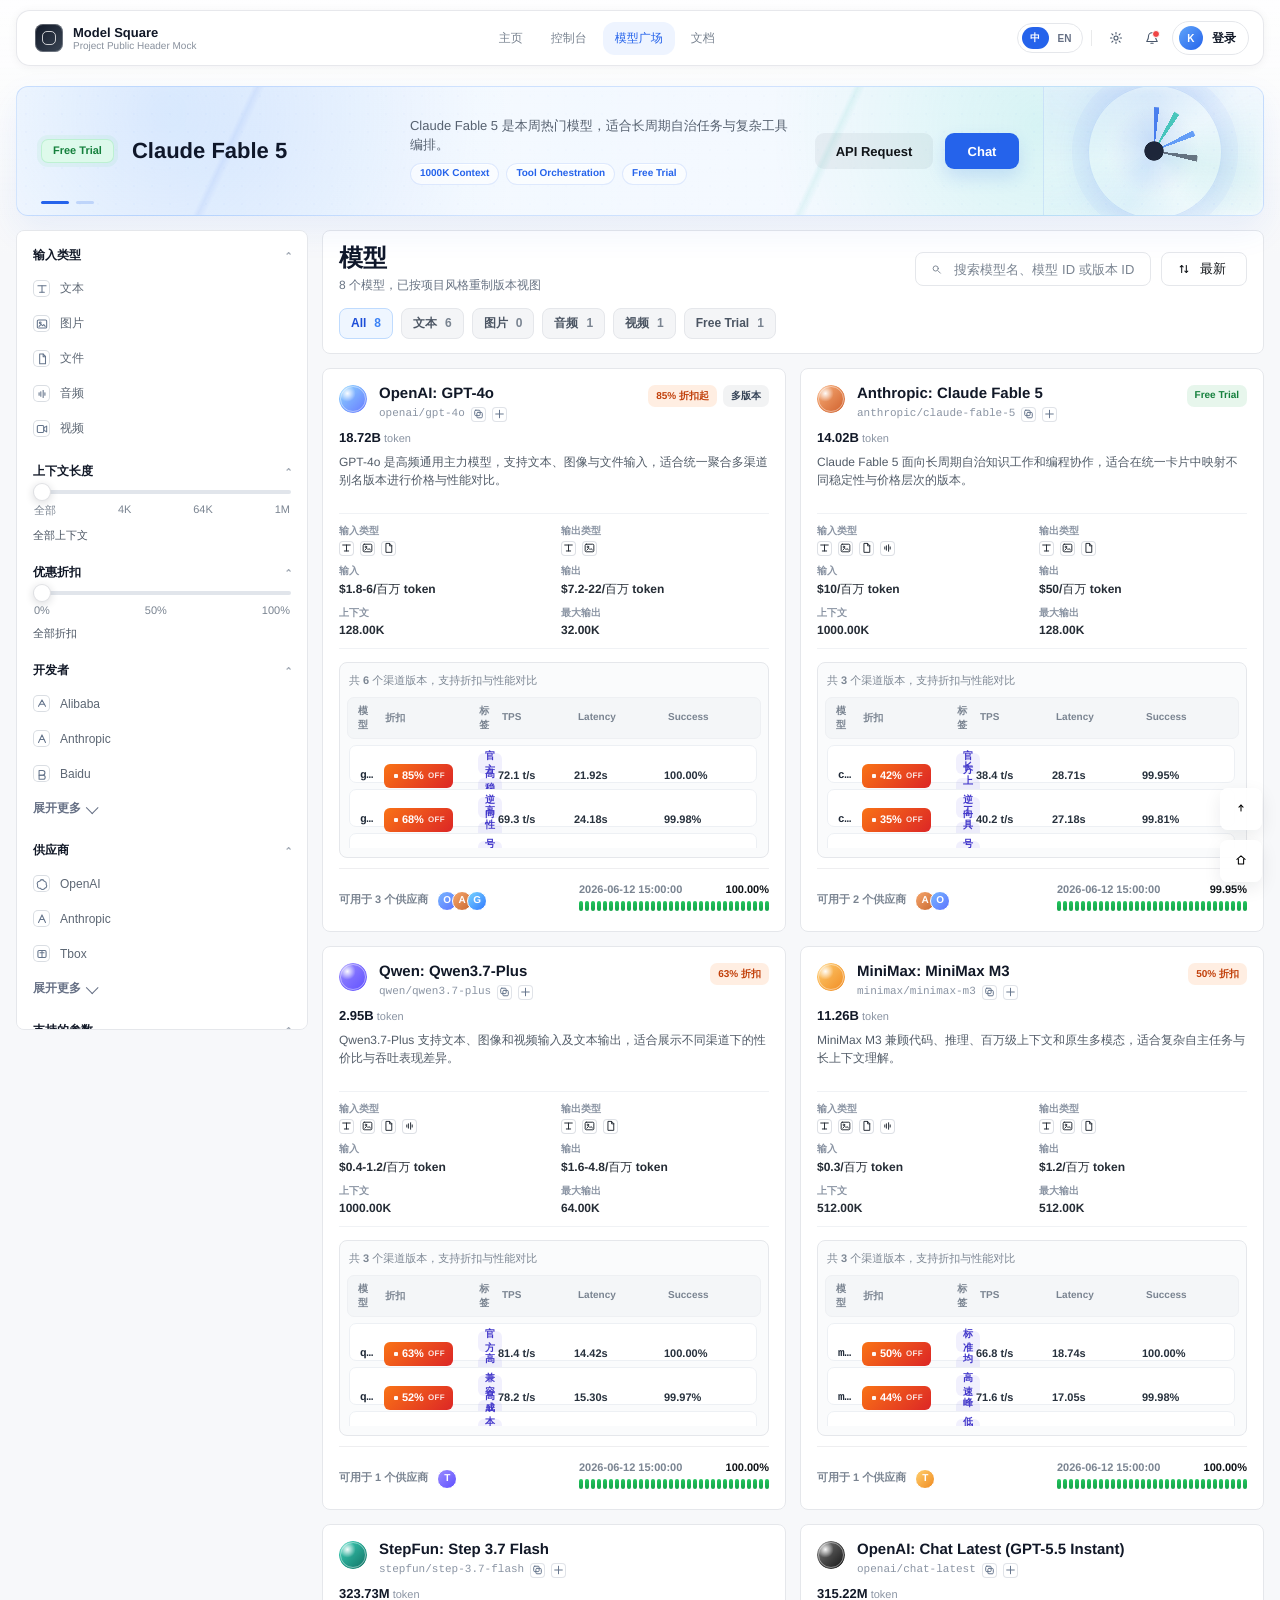
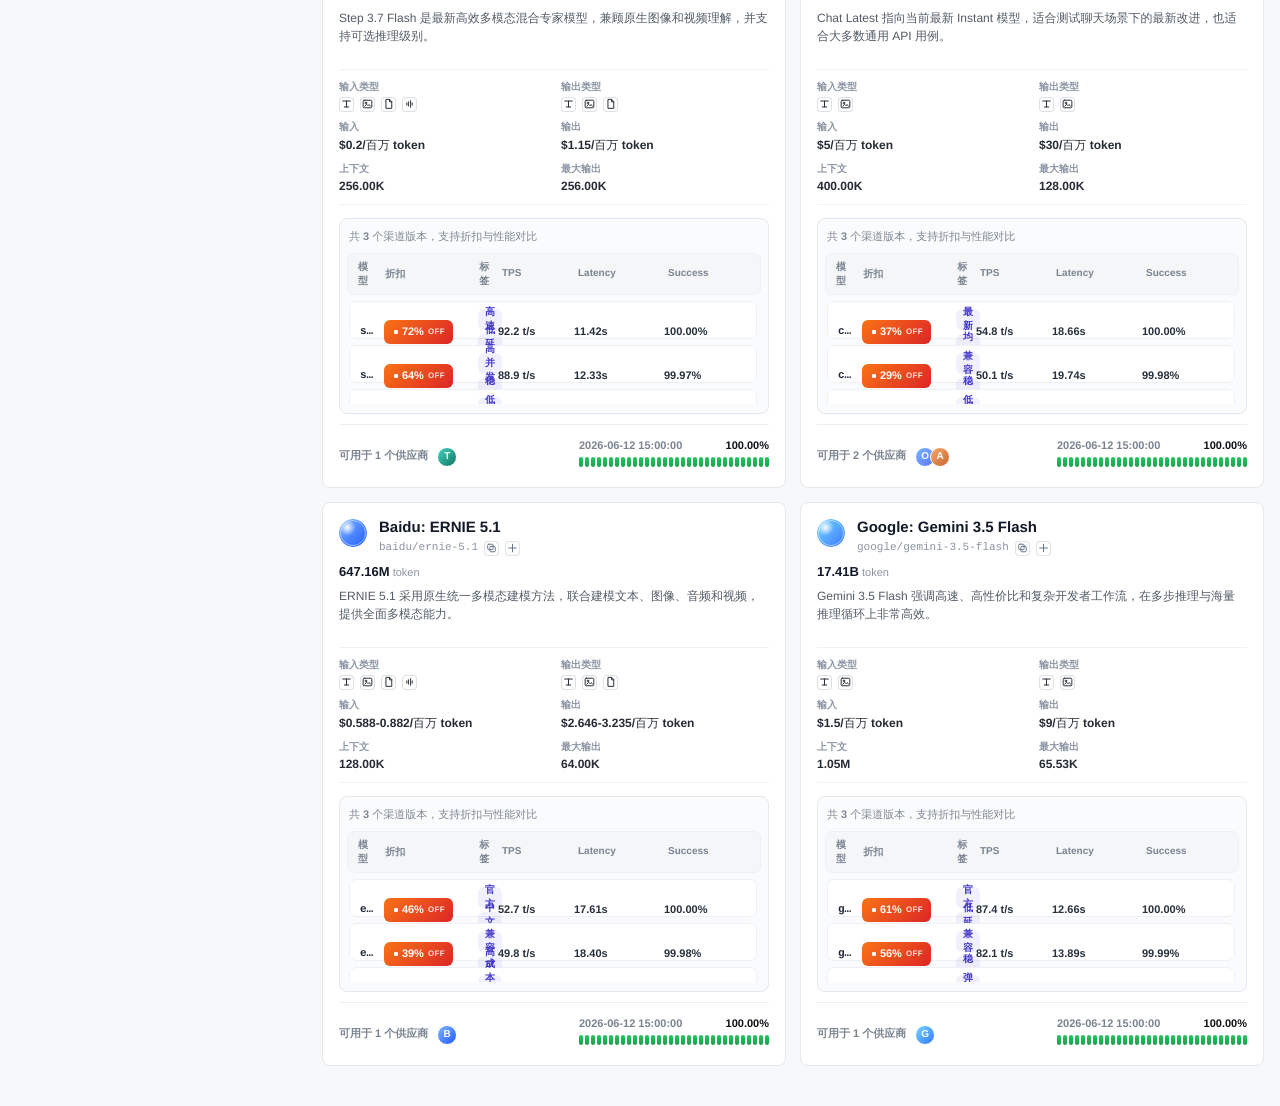
<file: index.html>
<!doctype html>
<html lang="zh-CN">
  <head>
    <meta charset="UTF-8" />
    <meta name="viewport" content="width=device-width, initial-scale=1.0" />
    <title>Model Square Mock</title>
    <style>
      :root {
        --bg: #f7f8fb;
        --panel: rgba(255, 255, 255, 0.8);
        --panel-strong: rgba(255, 255, 255, 0.94);
        --panel-soft: rgba(255, 255, 255, 0.64);
        --line: rgba(15, 23, 42, 0.09);
        --line-strong: rgba(15, 23, 42, 0.14);
        --text: #0f172a;
        --text-soft: #475569;
        --text-muted: #64748b;
        --chip: rgba(255, 255, 255, 0.75);
        --chip-active: rgba(15, 23, 42, 0.06);
        --primary: #111827;
        --primary-soft: rgba(15, 23, 42, 0.08);
        --accent: #4f46e5;
        --green: #16a34a;
        --shadow: 0 24px 64px rgba(15, 23, 42, 0.08);
        --shadow-soft: 0 12px 36px rgba(15, 23, 42, 0.06);
        --radius-xl: 28px;
        --radius-lg: 20px;
        --radius-md: 16px;
      }

      * {
        box-sizing: border-box;
      }

      html,
      body {
        margin: 0;
        min-height: 100%;
        background: var(--bg);
        color: var(--text);
        font-family:
          -apple-system, BlinkMacSystemFont, "Segoe UI", "PingFang SC",
          "Hiragino Sans GB", "Microsoft YaHei", sans-serif;
      }

      body {
        background:
          radial-gradient(
            ellipse 60% 50% at 18% 10%,
            rgba(95, 126, 255, 0.15) 0%,
            transparent 70%
          ),
          radial-gradient(
            ellipse 46% 36% at 84% 14%,
            rgba(76, 180, 231, 0.14) 0%,
            transparent 70%
          ),
          radial-gradient(
            ellipse 36% 32% at 52% 62%,
            rgba(139, 92, 246, 0.08) 0%,
            transparent 70%
          ),
          linear-gradient(180deg, #fbfcff 0%, #f7f8fb 45%, #f5f7fa 100%);
      }

      a {
        color: inherit;
        text-decoration: none;
      }

      button,
      input {
        font: inherit;
      }

      .page {
        position: relative;
        min-height: 100vh;
      }

      .page::before {
        content: "";
        position: fixed;
        inset: 0;
        pointer-events: none;
        background:
          linear-gradient(180deg, rgba(255, 255, 255, 0.35), transparent 28%),
          radial-gradient(
            circle at top,
            rgba(255, 255, 255, 0.55),
            transparent 36%
          );
      }

      .header-wrap {
        position: sticky;
        top: 0;
        z-index: 55;
        padding: 12px 16px;
      }

      .top-nav {
        pointer-events: auto;
        display: flex;
        align-items: center;
        justify-content: space-between;
        gap: 18px;
        max-width: 1320px;
        margin: 0 auto;
        min-height: 58px;
        padding: 10px 14px 10px 18px;
        border: 1px solid rgba(255, 255, 255, 0.7);
        border-radius: 24px;
        background: rgba(255, 255, 255, 0.62);
        box-shadow:
          0 2px 16px -6px rgba(0, 0, 0, 0.08),
          0 0 0 0.5px rgba(0, 0, 0, 0.02);
        backdrop-filter: blur(24px);
      }

      .brand {
        display: flex;
        align-items: center;
        gap: 10px;
        min-width: 0;
      }

      .brand-mark {
        position: relative;
        width: 30px;
        height: 30px;
        border-radius: 10px;
        background:
          radial-gradient(
            circle at 30% 30%,
            rgba(255, 255, 255, 0.9),
            transparent 34%
          ),
          linear-gradient(135deg, #0f172a, #334155 52%, #64748b);
        box-shadow: inset 0 0 0 1px rgba(255, 255, 255, 0.28);
      }

      .brand-mark::after {
        content: "";
        position: absolute;
        inset: 7px;
        border-radius: 8px;
        border: 1.6px solid rgba(255, 255, 255, 0.75);
      }

      .brand-copy {
        display: flex;
        flex-direction: column;
        gap: 1px;
      }

      .brand-copy strong {
        font-size: 14px;
        font-weight: 700;
        letter-spacing: -0.03em;
      }

      .brand-copy span {
        color: var(--text-muted);
        font-size: 11px;
      }

      .nav-links,
      .nav-tools {
        display: flex;
        align-items: center;
        gap: 4px;
      }

      .nav-links a {
        padding: 8px 12px;
        border-radius: 12px;
        color: var(--text-muted);
        font-size: 13px;
        font-weight: 500;
        transition:
          color 140ms ease,
          background 140ms ease;
      }

      .nav-links a:hover,
      .nav-links a.active {
        color: var(--text);
        background: rgba(15, 23, 42, 0.05);
      }

      .divider {
        width: 1px;
        height: 16px;
        margin: 0 4px;
        background: rgba(15, 23, 42, 0.09);
      }

      .icon-button {
        display: inline-flex;
        align-items: center;
        justify-content: center;
        width: 32px;
        height: 32px;
        border: 0;
        border-radius: 12px;
        background: transparent;
        color: #475569;
        cursor: pointer;
        transition:
          color 140ms ease,
          background 140ms ease;
      }

      .icon-button:hover {
        color: var(--text);
        background: rgba(15, 23, 42, 0.05);
      }

      .icon-button svg,
      .check-icon svg,
      .provider-icon svg,
      .mini-icon svg,
      .search-box svg,
      .sort-button svg,
      .floating-actions button svg,
      .tiny-square svg,
      .toggle-caret svg {
        width: 14px;
        height: 14px;
        stroke: currentColor;
        fill: none;
        stroke-width: 1.8;
        stroke-linecap: round;
        stroke-linejoin: round;
      }

      .login-button {
        min-width: 80px;
        height: 36px;
        padding: 0 16px;
        border: 0;
        border-radius: 12px;
        background: #0f172a;
        color: #fff;
        font-weight: 650;
        cursor: pointer;
      }

      .language-toggle {
        display: inline-flex;
        align-items: center;
        gap: 2px;
        height: 32px;
        padding: 0 4px;
        border: 1px solid rgba(15, 23, 42, 0.08);
        border-radius: 999px;
        background: rgba(255, 255, 255, 0.58);
      }

      .language-toggle span {
        display: inline-flex;
        align-items: center;
        justify-content: center;
        min-width: 28px;
        height: 24px;
        border-radius: 999px;
        color: var(--text-muted);
        font-size: 11px;
        font-weight: 700;
      }

      .language-toggle span.active {
        background: #0f172a;
        color: #fff;
      }

      .notification-button {
        position: relative;
      }

      .notification-button::after {
        content: "";
        position: absolute;
        right: 8px;
        top: 8px;
        width: 6px;
        height: 6px;
        border: 1.5px solid #fff;
        border-radius: 999px;
        background: #ef4444;
      }

      .user-entry {
        display: inline-flex;
        align-items: center;
        gap: 9px;
        height: 36px;
        padding: 0 12px 0 6px;
        border: 0;
        border-radius: 999px;
        background: #0f172a;
        color: #fff;
        cursor: pointer;
      }

      .user-avatar {
        display: inline-flex;
        align-items: center;
        justify-content: center;
        width: 26px;
        height: 26px;
        border-radius: 999px;
        background: linear-gradient(135deg, #93c5fd, #6366f1);
        color: #fff;
        font-size: 11px;
        font-weight: 800;
      }

      .user-entry span:last-child {
        font-size: 12px;
        font-weight: 740;
      }

      .shell {
        position: relative;
        z-index: 1;
        width: 100%;
        margin: 0 auto;
        padding: 18px 18px 48px;
      }

      .content-shell {
        display: grid;
        grid-template-columns: 312px minmax(0, 1fr);
        gap: 18px;
        align-items: start;
      }

      .sidebar {
        position: sticky;
        top: 90px;
        max-height: calc(100vh - 110px);
        overflow: auto;
        padding: 20px;
        border: 1px solid rgba(255, 255, 255, 0.76);
        border-radius: 28px;
        background: rgba(255, 255, 255, 0.62);
        box-shadow: var(--shadow-soft);
        backdrop-filter: blur(18px);
      }

      .sidebar::-webkit-scrollbar {
        width: 8px;
      }

      .sidebar::-webkit-scrollbar-thumb {
        border-radius: 999px;
        background: rgba(100, 116, 139, 0.3);
      }

      .filter-group + .filter-group {
        margin-top: 26px;
      }

      .filter-header {
        display: flex;
        align-items: center;
        justify-content: space-between;
        margin-bottom: 14px;
        color: var(--text);
        font-size: 14px;
        font-weight: 700;
      }

      .filter-header span:last-child {
        color: var(--text-muted);
        font-weight: 500;
      }

      .filter-list {
        display: grid;
        gap: 10px;
      }

      .check-item {
        display: flex;
        align-items: center;
        gap: 10px;
        width: 100%;
        min-height: 36px;
        padding: 0;
        border: 0;
        background: transparent;
        color: var(--text-soft);
        font-size: 14px;
        text-align: left;
        cursor: pointer;
        transition: color 120ms ease;
      }

      .check-item:hover {
        color: var(--text);
      }

      .check-item.active {
        color: var(--text);
        font-weight: 600;
      }

      .check-item.active .check-icon,
      .check-item.active .provider-icon {
        border-color: #0f172a;
        background: #0f172a;
        color: #fff;
      }

      .check-icon,
      .provider-icon {
        flex: 0 0 auto;
        display: inline-flex;
        align-items: center;
        justify-content: center;
        width: 18px;
        height: 18px;
        border: 1px solid rgba(100, 116, 139, 0.24);
        border-radius: 6px;
        background: rgba(255, 255, 255, 0.92);
        color: #64748b;
        font-size: 11px;
        font-weight: 700;
      }

      .range-track {
        margin-top: 8px;
      }

      .range-rail {
        position: relative;
        height: 4px;
        border-radius: 999px;
        background: rgba(148, 163, 184, 0.28);
        cursor: pointer;
      }

      .range-fill {
        position: absolute;
        left: 0;
        top: 0;
        width: 0;
        height: 100%;
        border-radius: inherit;
        background: linear-gradient(90deg, #0f172a, #475569);
      }

      .range-thumb {
        position: absolute;
        left: 0;
        top: 50%;
        width: 22px;
        height: 22px;
        border: 1px solid rgba(15, 23, 42, 0.12);
        border-radius: 999px;
        background: #fff;
        box-shadow: 0 8px 24px rgba(15, 23, 42, 0.12);
        transform: translateY(-50%);
        cursor: grab;
      }

      .range-labels {
        display: flex;
        justify-content: space-between;
        margin-top: 10px;
        padding: 0 1px;
        color: var(--text-muted);
        font-size: 13px;
      }

      .range-value {
        margin-top: 10px;
        color: var(--text-soft);
        font-size: 12px;
      }

      .expand-link {
        display: inline-flex;
        align-items: center;
        gap: 6px;
        width: fit-content;
        min-height: 30px;
        padding: 0;
        border: 0;
        background: transparent;
        color: #475569;
        font-size: 13px;
        font-weight: 600;
        cursor: pointer;
        appearance: none;
      }

      .expand-link::after {
        content: "";
        width: 8px;
        height: 8px;
        border-right: 1.5px solid currentColor;
        border-bottom: 1.5px solid currentColor;
        transform: rotate(45deg) translateY(-1px);
      }

      .expand-link.is-open::after {
        transform: rotate(-135deg) translate(-2px, -1px);
      }

      .filter-list.collapsed .expandable-item {
        display: none;
      }

      .filter-summary {
        margin-top: 18px;
        color: var(--text-muted);
        font-size: 12px;
        line-height: 1.55;
      }

      .main {
        min-width: 0;
      }

      .heading-panel {
        margin-bottom: 16px;
        padding: 18px 20px;
        border: 1px solid rgba(255, 255, 255, 0.76);
        border-radius: 26px;
        background: rgba(255, 255, 255, 0.62);
        box-shadow: var(--shadow-soft);
        backdrop-filter: blur(16px);
      }

      .heading-row {
        display: flex;
        align-items: center;
        justify-content: space-between;
        gap: 24px;
      }

      .page-title h2 {
        margin: 0;
        font-size: 30px;
        line-height: 1.06;
        letter-spacing: -0.05em;
      }

      .page-title p {
        margin: 6px 0 0;
        color: var(--text-soft);
        font-size: 14px;
      }

      .search-tools {
        display: flex;
        align-items: center;
        gap: 10px;
      }

      .search-box,
      .sort-button {
        border: 1px solid rgba(15, 23, 42, 0.08);
        background: rgba(255, 255, 255, 0.78);
        box-shadow: inset 0 0 0 1px rgba(255, 255, 255, 0.36);
      }

      .search-box {
        display: flex;
        align-items: center;
        gap: 10px;
        width: 236px;
        height: 38px;
        padding: 0 14px;
        border-radius: 14px;
        color: var(--text-muted);
      }

      .search-box input {
        width: 100%;
        border: 0;
        outline: none;
        background: transparent;
        color: var(--text);
      }

      .search-box input::placeholder {
        color: var(--text-muted);
      }

      .sort-button {
        display: inline-flex;
        align-items: center;
        gap: 9px;
        height: 38px;
        min-width: 86px;
        padding: 0 15px;
        border-radius: 14px;
        color: var(--text);
        cursor: pointer;
      }

      .chips {
        display: flex;
        flex-wrap: wrap;
        gap: 10px;
        margin-top: 16px;
      }

      .chip {
        display: inline-flex;
        align-items: center;
        gap: 8px;
        min-height: 36px;
        padding: 0 14px;
        border: 1px solid rgba(255, 255, 255, 0.8);
        border-radius: 999px;
        background: rgba(255, 255, 255, 0.7);
        color: var(--text-soft);
        font-size: 13px;
        font-weight: 600;
        cursor: pointer;
      }

      .chip.active {
        background: rgba(15, 23, 42, 0.08);
        color: var(--text);
      }

      .chip .count {
        color: var(--text-muted);
        font-size: 12px;
      }

      .model-stream {
        display: grid;
        grid-template-columns: minmax(0, 1fr) minmax(0, 1fr);
        gap: 18px;
      }

      .model-stream + .model-stream {
        margin-top: 18px;
      }

      .hero-card,
      .model-card {
        position: relative;
        min-width: 0;
        border: 1px solid rgba(255, 255, 255, 0.76);
        border-radius: 28px;
        background: linear-gradient(
          180deg,
          rgba(255, 255, 255, 0.9),
          rgba(255, 255, 255, 0.76)
        );
        box-shadow: var(--shadow-soft);
        backdrop-filter: blur(16px);
      }

      .hero-card {
        overflow: hidden;
        min-height: 340px;
      }

      .hero-inner {
        display: grid;
        grid-template-columns: minmax(0, 1.04fr) minmax(280px, 0.96fr);
        height: 100%;
      }

      .hero-copy-block {
        position: relative;
        padding: 30px;
        background:
          radial-gradient(
              circle at 16% 12%,
              rgba(15, 23, 42, 0.04) 0 1px,
              transparent 1px
            )
            0 0 / 10px 10px,
          linear-gradient(
            180deg,
            rgba(255, 255, 255, 0.94),
            rgba(248, 250, 252, 0.78)
          );
      }

      .promo-pill {
        display: inline-flex;
        align-items: center;
        height: 28px;
        padding: 0 11px;
        border-radius: 999px;
        background: rgba(22, 163, 74, 0.1);
        color: #15803d;
        font-size: 12px;
        font-weight: 700;
      }

      .hero-copy-block h3 {
        margin: 20px 0 12px;
        max-width: 320px;
        font-size: 30px;
        line-height: 1;
        letter-spacing: -0.06em;
      }

      .hero-copy-block p {
        max-width: 320px;
        margin: 0 0 18px;
        color: var(--text-soft);
        font-size: 14px;
        line-height: 1.55;
      }

      .hero-actions {
        display: flex;
        gap: 12px;
      }

      .cta-secondary,
      .cta-primary {
        display: inline-flex;
        align-items: center;
        justify-content: center;
        min-width: 118px;
        height: 38px;
        padding: 0 18px;
        border-radius: 12px;
        font-size: 14px;
        font-weight: 700;
      }

      .cta-secondary {
        background: rgba(15, 23, 42, 0.05);
        color: var(--text);
      }

      .cta-primary {
        min-width: 74px;
        background: #0f172a;
        color: #fff;
      }

      .hero-art {
        position: relative;
        min-height: 100%;
        background:
          radial-gradient(
            circle at 50% 50%,
            rgba(15, 23, 42, 0.96) 0 8.2%,
            transparent 9.2%
          ),
          radial-gradient(
            circle at 50% 16%,
            rgba(15, 23, 42, 0.54) 0 4%,
            transparent 4.9%
          ),
          radial-gradient(
            circle at 82% 36%,
            rgba(15, 23, 42, 0.44) 0 4%,
            transparent 4.9%
          ),
          radial-gradient(
            circle at 78% 72%,
            rgba(15, 23, 42, 0.44) 0 4%,
            transparent 4.9%
          ),
          radial-gradient(
            circle at 20% 70%,
            rgba(15, 23, 42, 0.44) 0 4%,
            transparent 4.9%
          ),
          radial-gradient(
            circle at 16% 34%,
            rgba(15, 23, 42, 0.44) 0 4%,
            transparent 4.9%
          ),
          linear-gradient(
            180deg,
            rgba(244, 247, 255, 0.98),
            rgba(255, 255, 255, 0.88)
          );
      }

      .hero-art::before,
      .hero-art::after {
        content: "";
        position: absolute;
        inset: 0;
        background-repeat: no-repeat;
      }

      .hero-art::before {
        background-image:
          linear-gradient(
            90deg,
            transparent 49%,
            rgba(15, 23, 42, 0.28) 50%,
            transparent 51%
          ),
          linear-gradient(
            180deg,
            transparent 49%,
            rgba(15, 23, 42, 0.28) 50%,
            transparent 51%
          ),
          linear-gradient(
            30deg,
            transparent 49%,
            rgba(15, 23, 42, 0.28) 50%,
            transparent 51%
          ),
          linear-gradient(
            60deg,
            transparent 49%,
            rgba(15, 23, 42, 0.28) 50%,
            transparent 51%
          ),
          linear-gradient(
            120deg,
            transparent 49%,
            rgba(15, 23, 42, 0.28) 50%,
            transparent 51%
          ),
          linear-gradient(
            150deg,
            transparent 49%,
            rgba(15, 23, 42, 0.28) 50%,
            transparent 51%
          );
        background-size:
          100% 5px,
          5px 100%,
          100% 5px,
          100% 5px,
          100% 5px,
          100% 5px;
        background-position: center center;
        filter: blur(1.2px);
      }

      .hero-art::after {
        inset: 50%;
        width: 144px;
        height: 144px;
        margin: -72px 0 0 -72px;
        border-radius: 999px;
        background:
          radial-gradient(circle at center, #0f172a 0 17%, transparent 18%),
          conic-gradient(
            from 0deg,
            rgba(15, 23, 42, 0.88) 0 8deg,
            transparent 8deg 32deg,
            rgba(15, 23, 42, 0.88) 32deg 40deg,
            transparent 40deg 62deg,
            rgba(15, 23, 42, 0.88) 62deg 70deg,
            transparent 70deg 94deg,
            rgba(15, 23, 42, 0.88) 94deg 102deg,
            transparent 102deg 125deg,
            rgba(15, 23, 42, 0.88) 125deg 133deg,
            transparent 133deg 156deg,
            rgba(15, 23, 42, 0.88) 156deg 164deg,
            transparent 164deg 186deg,
            rgba(15, 23, 42, 0.88) 186deg 194deg,
            transparent 194deg 218deg,
            rgba(15, 23, 42, 0.88) 218deg 226deg,
            transparent 226deg 249deg,
            rgba(15, 23, 42, 0.88) 249deg 257deg,
            transparent 257deg 280deg,
            rgba(15, 23, 42, 0.88) 280deg 288deg,
            transparent 288deg 311deg,
            rgba(15, 23, 42, 0.88) 311deg 319deg,
            transparent 319deg 343deg,
            rgba(15, 23, 42, 0.88) 343deg 351deg,
            transparent 351deg 360deg
          );
        filter: blur(2.6px);
        opacity: 0.96;
      }

      .hero-art .hero-orbit {
        position: absolute;
        inset: 0;
      }

      .hero-art .hero-orbit::before {
        content: "";
        position: absolute;
        left: 50%;
        top: 50%;
        width: 212px;
        height: 212px;
        margin: -106px 0 0 -106px;
        border: 1px solid rgba(15, 23, 42, 0.06);
        border-radius: 999px;
      }

      .model-card {
        display: flex;
        flex-direction: column;
        height: 586px;
        padding: 18px;
      }

      .featured-card {
        padding: 18px;
      }

      .card-top {
        display: flex;
        align-items: flex-start;
        justify-content: space-between;
        gap: 12px;
        margin-bottom: 8px;
      }

      .card-name {
        display: flex;
        align-items: flex-start;
        gap: 12px;
        min-width: 0;
      }

      .logo-orb {
        position: relative;
        width: 30px;
        height: 30px;
        border-radius: 999px;
        flex: 0 0 auto;
        overflow: hidden;
      }

      .logo-orb::before {
        content: "";
        position: absolute;
        inset: 0;
        border-radius: inherit;
        background:
          radial-gradient(
            circle at 30% 30%,
            rgba(255, 255, 255, 0.95),
            transparent 30%
          ),
          linear-gradient(135deg, var(--accent-a), var(--accent-b));
      }

      .logo-orb::after {
        content: "";
        position: absolute;
        inset: 1px;
        border-radius: inherit;
        border: 1px solid rgba(255, 255, 255, 0.45);
      }

      .name-block {
        min-width: 0;
      }

      .name-block h3 {
        margin: 0;
        overflow: hidden;
        text-overflow: ellipsis;
        white-space: nowrap;
        font-size: 17px;
        line-height: 1.2;
        letter-spacing: -0.03em;
      }

      .slug-row {
        display: flex;
        flex-wrap: wrap;
        align-items: center;
        gap: 8px;
        margin-top: 4px;
        color: var(--text-muted);
        font-size: 12px;
      }

      .slug-row code {
        overflow: hidden;
        text-overflow: ellipsis;
        white-space: nowrap;
      }

      .mini-icon {
        display: inline-flex;
        align-items: center;
        justify-content: center;
        width: 16px;
        height: 16px;
        border: 1px solid rgba(100, 116, 139, 0.2);
        border-radius: 5px;
        color: #64748b;
        background: rgba(255, 255, 255, 0.84);
      }

      .traffic {
        margin: 3px 0 10px;
        color: var(--text);
        font-size: 14px;
        font-weight: 700;
      }

      .traffic span {
        color: var(--text-muted);
        font-weight: 500;
      }

      .badge-stack {
        display: flex;
        flex-wrap: wrap;
        justify-content: flex-end;
        gap: 6px;
        margin-left: auto;
      }

      .status-badge {
        display: inline-flex;
        align-items: center;
        height: 24px;
        padding: 0 10px;
        border-radius: 999px;
        background: rgba(15, 23, 42, 0.05);
        color: #334155;
        font-size: 12px;
        font-weight: 700;
      }

      .status-badge.free {
        background: rgba(22, 163, 74, 0.1);
        color: #15803d;
      }

      .status-badge.discount {
        background: rgba(249, 115, 22, 0.12);
        color: #c2410c;
      }

      .status-badge.sunset {
        background: rgba(239, 68, 68, 0.1);
        color: #b91c1c;
      }

      .card-desc {
        min-height: 64px;
        margin: 0 0 12px;
        color: var(--text-soft);
        font-size: 14px;
        line-height: 1.6;
      }

      .featured-card .card-desc {
        min-height: 58px;
      }

      .meta-grid {
        display: grid;
        grid-template-columns: minmax(0, 1fr) minmax(0, 1fr);
        gap: 10px 16px;
        margin-bottom: 14px;
      }

      .meta-item {
        display: flex;
        flex-direction: column;
        gap: 4px;
      }

      .meta-item strong {
        color: var(--text-muted);
        font-size: 11px;
        font-weight: 700;
        letter-spacing: 0.02em;
        text-transform: uppercase;
      }

      .meta-item span {
        color: var(--text);
        font-size: 14px;
      }

      .input-tags {
        display: flex;
        align-items: center;
        gap: 6px;
      }

      .tiny-square {
        display: inline-flex;
        align-items: center;
        justify-content: center;
        width: 16px;
        height: 16px;
        border: 1px solid rgba(100, 116, 139, 0.22);
        border-radius: 5px;
        background: rgba(255, 255, 255, 0.9);
        color: #64748b;
      }

      .version-panel {
        position: relative;
        display: flex;
        flex-direction: column;
        margin-top: 6px;
        height: 238px;
        padding: 14px;
        border: 1px solid rgba(15, 23, 42, 0.07);
        border-radius: 20px;
        background: linear-gradient(
          180deg,
          rgba(248, 250, 252, 0.92),
          rgba(255, 255, 255, 0.82)
        );
      }

      .version-head {
        display: grid;
        grid-template-columns: minmax(0, 1fr) auto;
        gap: 12px;
        margin-bottom: 12px;
      }

      .version-head strong {
        display: block;
        font-size: 13px;
        font-weight: 700;
      }

      .version-head span {
        color: var(--text-muted);
        font-size: 12px;
      }

      .version-list {
        display: grid;
        gap: 8px;
        min-height: 0;
        overflow-y: auto;
        padding-right: 4px;
      }

      .version-list::-webkit-scrollbar {
        width: 6px;
      }

      .version-list::-webkit-scrollbar-thumb {
        border-radius: 999px;
        background: rgba(100, 116, 139, 0.24);
      }

      .version-columns {
        display: grid;
        grid-template-columns:
          minmax(0, 1.25fr) 92px minmax(0, 1fr) minmax(72px, 0.58fr)
          minmax(104px, 0.72fr) minmax(96px, 0.72fr);
        gap: 10px;
        align-items: center;
        padding: 0 12px 2px;
        color: var(--text-muted);
        font-size: 11px;
        font-weight: 700;
        letter-spacing: 0.04em;
        text-transform: uppercase;
      }

      .version-row {
        display: grid;
        grid-template-columns:
          minmax(0, 1.25fr) 92px minmax(0, 1fr) minmax(72px, 0.58fr)
          minmax(104px, 0.72fr) minmax(96px, 0.72fr);
        gap: 10px;
        align-items: center;
        padding: 10px 12px;
        border: 1px solid rgba(15, 23, 42, 0.06);
        border-radius: 16px;
        background: rgba(255, 255, 255, 0.9);
      }

      .version-id {
        min-width: 0;
      }

      .version-id code {
        display: block;
        overflow: hidden;
        color: #0f172a;
        text-overflow: ellipsis;
        white-space: nowrap;
        font-size: 12px;
        font-weight: 700;
      }

      .version-discount {
        position: relative;
        display: inline-flex;
        align-items: center;
        justify-content: center;
        min-height: 28px;
        width: fit-content;
        padding: 0 10px 0 20px;
        border-radius: 999px;
        background:
          radial-gradient(
            circle at 12px 50%,
            rgba(255, 255, 255, 0.95) 0 2px,
            transparent 2.5px
          ),
          linear-gradient(135deg, #f97316, #dc2626);
        color: #fff;
        font-size: 12px;
        font-weight: 800;
        box-shadow:
          0 8px 18px rgba(220, 38, 38, 0.18),
          inset 0 0 0 1px rgba(255, 255, 255, 0.24);
      }

      .version-discount::after {
        content: "OFF";
        margin-left: 4px;
        font-size: 9px;
        font-weight: 800;
        letter-spacing: 0.04em;
        opacity: 0.86;
      }

      .version-tags {
        display: flex;
        flex-wrap: wrap;
        gap: 6px;
      }

      .version-tag {
        display: inline-flex;
        align-items: center;
        height: 24px;
        padding: 0 8px;
        border-radius: 999px;
        background: rgba(79, 70, 229, 0.08);
        color: #4338ca;
        font-size: 11px;
        font-weight: 700;
      }

      .metric-cell {
        display: flex;
        flex-direction: column;
        align-items: flex-start;
        gap: 3px;
        padding: 8px 10px;
        border-radius: 12px;
        background: rgba(248, 250, 252, 0.92);
      }

      .metric-cell strong {
        color: var(--text);
        font-size: 12px;
        font-weight: 700;
      }

      .card-footer {
        display: flex;
        align-items: flex-end;
        justify-content: space-between;
        gap: 14px;
        margin-top: auto;
        padding-top: 12px;
        border-top: 1px solid rgba(15, 23, 42, 0.07);
      }

      .footer-left {
        display: flex;
        align-items: center;
        gap: 9px;
        min-width: 0;
        color: var(--text-muted);
        font-size: 12px;
        font-weight: 600;
      }

      .provider-avatars {
        display: flex;
        align-items: center;
      }

      .provider-avatar {
        display: inline-flex;
        align-items: center;
        justify-content: center;
        width: 20px;
        height: 20px;
        margin-left: -5px;
        border: 1.5px solid #fff;
        border-radius: 999px;
        background: linear-gradient(135deg, var(--avatar-a), var(--avatar-b));
        color: #fff;
        font-size: 10px;
        font-weight: 800;
        line-height: 1;
      }

      .provider-avatar:first-child {
        margin-left: 0;
      }

      .footer-right {
        display: grid;
        gap: 5px;
        min-width: 174px;
      }

      .uptime-header {
        display: flex;
        align-items: center;
        justify-content: space-between;
        gap: 10px;
        color: var(--text-muted);
        font-size: 11px;
        font-weight: 560;
        line-height: 1;
      }

      .uptime-header strong {
        color: var(--text);
        font-size: 11px;
        font-weight: 760;
      }

      .uptime-graph {
        display: grid;
        grid-template-columns: repeat(32, 1fr);
        gap: 2px;
        height: 12px;
        overflow: hidden;
      }

      .uptime-bar {
        min-width: 3px;
        height: 12px;
        border-radius: 2px;
        background: #e8ecf2;
      }

      .uptime-bar.active {
        background: linear-gradient(180deg, #22c55e, #16a34a);
      }

      .floating-actions {
        position: fixed;
        right: 18px;
        bottom: 18px;
        z-index: 40;
        display: flex;
        flex-direction: column;
        gap: 10px;
      }

      .floating-actions button {
        width: 42px;
        height: 42px;
        border: 1px solid rgba(255, 255, 255, 0.76);
        border-radius: 14px;
        background: rgba(255, 255, 255, 0.9);
        box-shadow: var(--shadow-soft);
        cursor: pointer;
      }

      .sr-only {
        position: absolute;
        width: 1px;
        height: 1px;
        padding: 0;
        margin: -1px;
        overflow: hidden;
        clip: rect(0, 0, 0, 0);
        white-space: nowrap;
        border: 0;
      }

      /* Visual refinement layer: flatter hierarchy, tighter density, smoother state changes. */
      :root {
        --bg: #f7f8fa;
        --panel: #ffffff;
        --panel-strong: #ffffff;
        --panel-soft: #f8fafc;
        --line: #e5e7eb;
        --line-strong: #d9dee7;
        --text: #101418;
        --text-soft: #4b5563;
        --text-muted: #7a8491;
        --chip: #f4f5f7;
        --chip-active: #111827;
        --accent: #2563eb;
        --shadow: 0 8px 24px rgba(16, 24, 40, 0.06);
        --shadow-soft: 0 2px 10px rgba(16, 24, 40, 0.045);
      }

      html {
        scroll-behavior: smooth;
      }

      body {
        background: linear-gradient(
          180deg,
          #fbfcfd 0%,
          #f7f8fa 260px,
          #f7f8fa 100%
        );
      }

      .page::before {
        background: linear-gradient(
          180deg,
          rgba(255, 255, 255, 0.72),
          rgba(255, 255, 255, 0) 220px
        );
      }

      .header-wrap {
        padding: 10px 16px;
      }

      .top-nav {
        min-height: 54px;
        max-width: none;
        border-color: rgba(229, 231, 235, 0.92);
        border-radius: 14px;
        background: rgba(255, 255, 255, 0.96);
        box-shadow: 0 1px 10px rgba(16, 24, 40, 0.05);
      }

      .brand-mark {
        width: 28px;
        height: 28px;
        border-radius: 8px;
        background: linear-gradient(135deg, #111827, #3b4655);
      }

      .brand-mark::after {
        inset: 7px;
        border-radius: 5px;
      }

      .brand-copy strong,
      .name-block h3,
      .hero-copy-block h3,
      .page-title h2 {
        letter-spacing: 0;
      }

      .nav-links a,
      .icon-button,
      .login-button,
      .sort-button,
      .chip,
      .check-item,
      .expand-link,
      .version-row,
      .model-card,
      .hero-card {
        transition:
          background-color 180ms ease,
          border-color 180ms ease,
          box-shadow 180ms ease,
          color 180ms ease,
          transform 180ms ease,
          opacity 180ms ease;
      }

      .shell {
        padding: 10px 16px 40px;
      }

      .content-shell {
        grid-template-columns: 292px minmax(0, 1fr);
        gap: 14px;
      }

      .sidebar,
      .heading-panel,
      .hero-card,
      .model-card {
        border: 1px solid var(--line);
        border-radius: 8px;
        background: #fff;
        box-shadow: none;
        backdrop-filter: none;
      }

      .sidebar {
        top: 84px;
        max-height: calc(100vh - 100px);
        padding: 16px;
      }

      .filter-group + .filter-group {
        margin-top: 22px;
      }

      .filter-header {
        margin-bottom: 10px;
        font-size: 13px;
      }

      .filter-list {
        gap: 8px;
      }

      .check-item {
        min-height: 30px;
        color: #5c6673;
        font-size: 13px;
      }

      .check-icon,
      .provider-icon {
        width: 17px;
        height: 17px;
        border-radius: 5px;
      }

      .range-thumb {
        width: 18px;
        height: 18px;
        box-shadow: 0 2px 8px rgba(16, 24, 40, 0.16);
      }

      .heading-panel {
        margin-bottom: 14px;
        padding: 14px 16px;
      }

      .page-title h2 {
        font-size: 25px;
        line-height: 1.15;
      }

      .page-title p {
        margin-top: 4px;
        font-size: 13px;
      }

      .search-box,
      .sort-button {
        height: 34px;
        border-color: var(--line);
        border-radius: 8px;
        background: #fff;
        box-shadow: none;
      }

      .sort-button:hover,
      .search-box:focus-within {
        border-color: #c8ced8;
        box-shadow: 0 0 0 3px rgba(37, 99, 235, 0.08);
      }

      .chips {
        gap: 8px;
        margin-top: 14px;
      }

      .chip {
        min-height: 31px;
        padding: 0 11px;
        border-color: var(--line);
        border-radius: 8px;
        background: var(--chip);
        font-size: 12px;
      }

      .chip.active {
        border-color: #111827;
        background: var(--chip-active);
        color: #fff;
      }

      .chip.active .count {
        color: rgba(255, 255, 255, 0.72);
      }

      .model-stream {
        gap: 14px;
      }

      .model-stream + .model-stream {
        margin-top: 14px;
      }

      .hero-card,
      .model-card {
        overflow: hidden;
      }

      .model-card {
        height: 560px;
        padding: 16px;
      }

      .model-card:hover,
      .hero-card:hover {
        border-color: #d1d7e0;
        box-shadow: 0 10px 28px rgba(16, 24, 40, 0.07);
        transform: translateY(-1px);
      }

      .hero-card {
        min-height: 320px;
      }

      .hero-copy-block {
        padding: 26px;
        background: #fff;
      }

      .hero-copy-block h3 {
        font-size: 28px;
      }

      .hero-art {
        background:
          radial-gradient(
            circle at 50% 50%,
            rgba(17, 24, 39, 0.92) 0 8.2%,
            transparent 9.2%
          ),
          linear-gradient(180deg, #f7f8fa, #fff);
      }

      .card-top {
        margin-bottom: 6px;
      }

      .logo-orb {
        width: 28px;
        height: 28px;
      }

      .name-block h3 {
        font-size: 16px;
      }

      .slug-row {
        margin-top: 3px;
        gap: 6px;
        font-size: 12px;
      }

      .mini-icon,
      .tiny-square {
        width: 15px;
        height: 15px;
        border-radius: 4px;
      }

      .traffic {
        margin: 2px 0 8px;
        font-size: 13px;
      }

      .status-badge {
        height: 22px;
        padding: 0 8px;
        border-radius: 7px;
        font-size: 11px;
      }

      .card-desc {
        min-height: 52px;
        margin-bottom: 10px;
        color: #525c68;
        font-size: 13px;
        line-height: 1.5;
      }

      .featured-card .card-desc {
        min-height: 52px;
      }

      .meta-grid {
        gap: 8px 14px;
        margin-bottom: 11px;
      }

      .meta-item {
        gap: 3px;
      }

      .meta-item strong {
        color: #8a94a3;
        font-size: 10px;
        letter-spacing: 0;
      }

      .meta-item span {
        font-size: 13px;
      }

      .version-panel {
        height: 218px;
        margin-top: 4px;
        padding: 10px;
        border-color: var(--line);
        border-radius: 8px;
        background: #fafbfc;
      }

      .version-head {
        margin-bottom: 8px;
      }

      .version-head span {
        color: #7d8794;
        font-size: 11px;
      }

      .version-columns {
        position: sticky;
        top: 0;
        z-index: 2;
        grid-template-columns:
          minmax(0, 1.18fr) 86px minmax(0, 0.9fr) minmax(68px, 0.56fr)
          minmax(82px, 0.58fr) minmax(82px, 0.58fr);
        gap: 8px;
        margin: 0 -2px 6px;
        padding: 6px 10px;
        border: 1px solid #eef0f3;
        border-radius: 7px;
        background: #f4f6f8;
        font-size: 10px;
        letter-spacing: 0;
      }

      .version-list {
        gap: 6px;
        padding-right: 2px;
      }

      .version-row {
        grid-template-columns:
          minmax(0, 1.18fr) 86px minmax(0, 0.9fr) minmax(68px, 0.56fr)
          minmax(82px, 0.58fr) minmax(82px, 0.58fr);
        gap: 8px;
        min-height: 38px;
        padding: 7px 10px;
        border-color: #edf0f4;
        border-radius: 7px;
        background: #fff;
      }

      .version-row:hover {
        border-color: #dbe2ea;
        background: #fbfcfd;
      }

      .version-id code,
      .metric-cell strong {
        font-size: 11px;
      }

      .version-discount {
        min-height: 24px;
        padding: 0 8px 0 18px;
        border-radius: 6px;
        font-size: 11px;
        box-shadow: none;
      }

      .version-discount::after {
        font-size: 8px;
      }

      .version-tags {
        gap: 4px;
      }

      .version-tag {
        height: 21px;
        padding: 0 7px;
        border-radius: 6px;
        font-size: 10px;
      }

      .metric-cell {
        justify-content: center;
        min-height: 24px;
        padding: 0;
        border-radius: 0;
        background: transparent;
      }

      .floating-actions button {
        border-radius: 8px;
        box-shadow: 0 6px 18px rgba(16, 24, 40, 0.08);
      }

      .sidebar,
      .heading-panel,
      .hero-card,
      .model-card {
        animation: none;
      }

      /* Polish pass: typography hierarchy, flatter card sections, transparent scrollbars. */
      :root {
        --font-sans:
          "Inter", "SF Pro Text", "PingFang SC", "Microsoft YaHei", sans-serif;
        --font-mono:
          "SFMono-Regular", "JetBrains Mono", "Cascadia Code", monospace;
        --fs-hero: 28px;
        --fs-page-title: 24px;
        --fs-card-title: 15px;
        --fs-body: 13px;
        --fs-caption: 12px;
        --fs-micro: 10px;
        --fw-title: 740;
        --fw-label: 700;
        --fw-body: 450;
        --fw-value: 660;
      }

      body {
        font-family: var(--font-sans);
        font-size: var(--fs-body);
        font-weight: var(--fw-body);
        text-rendering: geometricPrecision;
        -webkit-font-smoothing: antialiased;
      }

      code {
        font-family: var(--font-mono);
      }

      .brand-copy strong {
        color: #111827;
        font-size: 13px;
        font-weight: 760;
      }

      .brand-copy span {
        color: #89919d;
        font-size: 10px;
        font-weight: 500;
      }

      .nav-links a {
        font-size: 12px;
        font-weight: 560;
      }

      .login-button {
        height: 34px;
        border-radius: 9px;
        font-size: 12px;
        font-weight: 700;
      }

      .language-toggle {
        height: 30px;
        border-color: var(--line);
        background: #fff;
        box-shadow: none;
      }

      .language-toggle span {
        min-width: 27px;
        height: 22px;
        color: #667085;
        font-size: 10px;
        font-weight: 760;
      }

      .language-toggle span.active {
        background: #111827;
        color: #fff;
      }

      .user-entry {
        height: 34px;
        padding-right: 12px;
        background: #111827;
      }

      .user-entry:hover {
        background: #020617;
      }

      .user-avatar {
        width: 24px;
        height: 24px;
        font-size: 10px;
      }

      .user-entry span:last-child {
        font-size: 12px;
      }

      .sidebar {
        scrollbar-width: thin;
        scrollbar-color: transparent transparent;
      }

      .sidebar:hover {
        scrollbar-color: rgba(100, 116, 139, 0.28) transparent;
      }

      .sidebar::-webkit-scrollbar {
        width: 6px;
      }

      .sidebar::-webkit-scrollbar-track {
        background: transparent;
      }

      .sidebar::-webkit-scrollbar-thumb {
        border: 2px solid transparent;
        border-radius: 999px;
        background: transparent;
        background-clip: padding-box;
      }

      .sidebar:hover::-webkit-scrollbar-thumb {
        background: rgba(100, 116, 139, 0.28);
        background-clip: padding-box;
      }

      .filter-group + .filter-group {
        margin-top: 20px;
      }

      .filter-header {
        color: #111827;
        font-size: var(--fs-caption);
        font-weight: 760;
      }

      .filter-header span:last-child {
        color: #a1a9b4;
        font-size: 12px;
        font-weight: 700;
      }

      .filter-list {
        gap: 6px;
      }

      .check-item {
        min-height: 29px;
        color: #5c6673;
        font-size: var(--fs-caption);
        font-weight: 520;
      }

      .check-item:hover {
        transform: translateX(1px);
      }

      .check-item.active {
        color: #111827;
        font-weight: 680;
      }

      .range-labels,
      .range-value,
      .filter-summary {
        font-size: 11px;
        font-weight: 500;
      }

      .expand-link {
        min-height: 28px;
        color: #667085;
        font-size: 12px;
        font-weight: 680;
      }

      .expand-link:hover {
        color: #111827;
      }

      .page-title h2 {
        color: #0f172a;
        font-size: var(--fs-page-title);
        font-weight: 760;
        line-height: 1.16;
      }

      .page-title p {
        color: #687383;
        font-size: var(--fs-caption);
        font-weight: 480;
      }

      .chip {
        font-size: 12px;
        font-weight: 650;
      }

      .model-card {
        height: 586px;
      }

      .hero-card {
        min-height: 312px;
      }

      .hero-copy-block {
        padding: 24px;
        display: flex;
        flex-direction: column;
        align-items: flex-start;
        justify-content: center;
        background:
          radial-gradient(
              circle at 18% 24%,
              rgba(17, 24, 39, 0.035) 0 1px,
              transparent 1.5px
            )
            0 0 / 14px 14px,
          linear-gradient(180deg, #fff, #fbfcfd);
      }

      .hero-copy-block h3 {
        font-size: var(--fs-hero);
        font-weight: 780;
      }

      .hero-copy-block p {
        color: #566170;
        font-size: var(--fs-body);
        font-weight: 460;
      }

      .hero-actions {
        margin-top: 2px;
      }

      .cta-secondary,
      .cta-primary {
        height: 36px;
        border-radius: 9px;
        font-size: 13px;
      }

      .hero-art {
        border-left: 1px solid #eef1f5;
      }

      .promo-pill {
        height: 24px;
        border-radius: 7px;
        font-size: 11px;
        font-weight: 760;
      }

      .name-block h3 {
        color: #111827;
        font-size: var(--fs-card-title);
        font-weight: var(--fw-title);
        line-height: 1.25;
      }

      .slug-row {
        color: #8a94a3;
        font-size: 11px;
        font-weight: 500;
      }

      .slug-row code {
        font-weight: 540;
      }

      .traffic {
        color: #111827;
        font-size: 13px;
        font-weight: 760;
      }

      .traffic span {
        color: #8a94a3;
        font-size: 11px;
        font-weight: 520;
      }

      .status-badge {
        font-size: 10px;
        font-weight: 760;
      }

      .card-desc {
        min-height: 50px;
        color: #525c68;
        font-size: var(--fs-caption);
        font-weight: 440;
        line-height: 1.55;
      }

      .featured-card .card-desc {
        min-height: 50px;
      }

      .meta-grid {
        padding: 10px 0 11px;
        border-top: 1px solid #f0f2f5;
        border-bottom: 1px solid #f0f2f5;
      }

      .meta-item strong {
        color: #8a94a3;
        font-size: var(--fs-micro);
        font-weight: 720;
      }

      .meta-item span {
        color: #252c35;
        font-size: 12px;
        font-weight: 560;
      }

      .version-panel {
        height: 196px;
        margin-top: 2px;
        padding: 9px;
      }

      .card-footer {
        min-height: 43px;
        padding-top: 9px;
      }

      .footer-left {
        font-size: 11px;
      }

      .footer-right {
        min-width: 190px;
      }

      .uptime-graph {
        height: 10px;
      }

      .uptime-bar {
        height: 10px;
      }

      .version-head span {
        font-size: 11px;
        font-weight: 560;
      }

      .version-columns {
        font-size: var(--fs-micro);
        font-weight: 760;
        text-transform: none;
      }

      .version-list {
        scrollbar-width: thin;
        scrollbar-color: transparent transparent;
      }

      .version-list:hover {
        scrollbar-color: rgba(100, 116, 139, 0.22) transparent;
      }

      .version-list::-webkit-scrollbar {
        width: 5px;
      }

      .version-list::-webkit-scrollbar-track {
        background: transparent;
      }

      .version-list::-webkit-scrollbar-thumb {
        border-radius: 999px;
        background: transparent;
      }

      .version-list:hover::-webkit-scrollbar-thumb {
        background: rgba(100, 116, 139, 0.22);
      }

      .version-row:hover {
        transform: translateX(1px);
      }

      .version-row {
        animation: row-enter 220ms ease both;
      }

      @keyframes row-enter {
        from {
          opacity: 0;
          transform: translateY(3px);
        }
        to {
          opacity: 1;
          transform: translateY(0);
        }
      }

      .version-id code {
        color: #1f2937;
        font-weight: 680;
      }

      .version-discount {
        font-weight: 840;
      }

      .version-tag {
        font-weight: 680;
      }

      .metric-cell strong {
        color: #27313d;
        font-weight: 680;
      }

      .promo-banner {
        margin-bottom: 14px;
      }

      .promo-banner .hero-card {
        position: relative;
        min-height: 128px;
        border: 1px solid rgba(59, 130, 246, 0.18);
        border-radius: 12px;
        background:
          radial-gradient(
            circle at 12% 20%,
            rgba(96, 165, 250, 0.26),
            transparent 28%
          ),
          radial-gradient(
            circle at 82% 30%,
            rgba(45, 212, 191, 0.18),
            transparent 26%
          ),
          linear-gradient(110deg, #f8fbff 0%, #eef6ff 45%, #f9fbff 100%);
        box-shadow: 0 14px 34px rgba(37, 99, 235, 0.08);
        isolation: isolate;
      }

      .promo-slider {
        position: relative;
        z-index: 1;
        min-height: 128px;
      }

      .promo-slide {
        position: absolute;
        inset: 0;
        opacity: 0;
        transform: translateX(18px);
        transition:
          opacity 520ms ease,
          transform 520ms ease;
        pointer-events: none;
      }

      .promo-slide.active {
        opacity: 1;
        transform: translateX(0);
        pointer-events: auto;
      }

      .promo-banner .hero-card::before,
      .promo-banner .hero-card::after {
        content: "";
        position: absolute;
        inset: 0;
        pointer-events: none;
        z-index: 0;
      }

      .promo-banner .hero-card::before {
        background:
          linear-gradient(
            90deg,
            transparent,
            rgba(255, 255, 255, 0.72),
            transparent
          ),
          radial-gradient(
              circle,
              rgba(37, 99, 235, 0.18) 0 1px,
              transparent 1.5px
            )
            0 0 / 18px 18px;
        opacity: 0.22;
        transform: none;
      }

      .promo-banner .hero-card::after {
        background:
          linear-gradient(
            115deg,
            transparent 0 18%,
            rgba(37, 99, 235, 0.16) 18.4%,
            transparent 19% 64%,
            rgba(20, 184, 166, 0.14) 64.4%,
            transparent 65%
          ),
          linear-gradient(180deg, rgba(255, 255, 255, 0.16), transparent);
        mix-blend-mode: multiply;
        opacity: 0.68;
      }

      .promo-banner .hero-inner {
        position: relative;
        z-index: 1;
        grid-template-columns: minmax(0, 1fr) 220px;
      }

      .promo-banner .hero-copy-block {
        min-height: 126px;
        padding: 18px 24px;
        display: grid;
        grid-template-columns: auto minmax(180px, 260px) minmax(320px, 1fr) auto;
        align-items: center;
        gap: 18px;
        background:
          linear-gradient(
            90deg,
            rgba(255, 255, 255, 0.34),
            rgba(255, 255, 255, 0.08)
          ),
          radial-gradient(
            circle at 22% 50%,
            rgba(59, 130, 246, 0.08),
            transparent 34%
          );
      }

      .promo-banner .promo-pill {
        margin: 0;
        border: 1px solid rgba(34, 197, 94, 0.18);
        background: rgba(220, 252, 231, 0.82);
        box-shadow: 0 0 0 4px rgba(34, 197, 94, 0.06);
      }

      .promo-banner .hero-copy-block h3 {
        margin: 0;
        max-width: none;
        font-size: 22px;
        line-height: 1.1;
        color: #0f172a;
      }

      .promo-banner .hero-copy-block p {
        max-width: 560px;
        margin: 0;
        font-size: 13px;
        line-height: 1.45;
      }

      .banner-copy {
        display: grid;
        gap: 8px;
        min-width: 0;
      }

      .banner-proof {
        display: flex;
        flex-wrap: wrap;
        gap: 7px;
      }

      .banner-proof span {
        display: inline-flex;
        align-items: center;
        height: 22px;
        padding: 0 9px;
        border: 1px solid rgba(37, 99, 235, 0.13);
        border-radius: 999px;
        background: rgba(255, 255, 255, 0.58);
        color: #2563eb;
        font-size: 10px;
        font-weight: 760;
        box-shadow: inset 0 1px 0 rgba(255, 255, 255, 0.72);
      }

      .promo-banner .hero-actions {
        margin: 0;
        justify-content: flex-end;
      }

      .promo-dots {
        position: absolute;
        left: 24px;
        bottom: 11px;
        z-index: 3;
        display: flex;
        gap: 7px;
      }

      .promo-dot {
        width: 18px;
        height: 3px;
        padding: 0;
        border: 0;
        border-radius: 999px;
        background: rgba(37, 99, 235, 0.2);
        cursor: pointer;
        transition:
          width 180ms ease,
          background 180ms ease;
      }

      .promo-dot.active {
        width: 28px;
        background: #2563eb;
      }

      .promo-banner .hero-art {
        min-height: 126px;
        overflow: hidden;
        border-left: 1px solid rgba(37, 99, 235, 0.12);
        background:
          radial-gradient(
            circle at 50% 50%,
            rgba(37, 99, 235, 0.16),
            transparent 36%
          ),
          linear-gradient(
            180deg,
            rgba(239, 246, 255, 0.5),
            rgba(255, 255, 255, 0.16)
          );
      }

      .promo-banner .hero-art::before {
        background:
          conic-gradient(
            from 0deg,
            rgba(37, 99, 235, 0.48),
            transparent 16%,
            rgba(20, 184, 166, 0.42),
            transparent 42%,
            rgba(96, 165, 250, 0.46),
            transparent 72%,
            rgba(37, 99, 235, 0.48)
          ),
          radial-gradient(
            circle at center,
            rgba(255, 255, 255, 0.78) 0 34%,
            transparent 35%
          );
        opacity: 0.18;
        filter: blur(4px);
      }

      .promo-banner .hero-art::after {
        width: 88px;
        height: 88px;
        margin: -44px 0 0 -44px;
        background:
          radial-gradient(circle at center, #0f172a 0 15%, transparent 16%),
          conic-gradient(
            from 0deg,
            rgba(37, 99, 235, 0.86) 0 7deg,
            transparent 7deg 27deg,
            rgba(20, 184, 166, 0.8) 27deg 35deg,
            transparent 35deg 62deg,
            rgba(59, 130, 246, 0.82) 62deg 70deg,
            transparent 70deg 96deg,
            rgba(15, 23, 42, 0.62) 96deg 104deg,
            transparent 104deg 360deg
          );
        filter: blur(0.6px);
        opacity: 0.92;
      }

      .promo-banner .hero-art .hero-orbit::before {
        width: 132px;
        height: 132px;
        margin: -66px 0 0 -66px;
        border-color: rgba(37, 99, 235, 0.14);
        box-shadow:
          0 0 0 16px rgba(37, 99, 235, 0.035),
          0 0 36px rgba(37, 99, 235, 0.18);
      }

      @media (prefers-reduced-motion: reduce) {
        .promo-banner .hero-card::before,
        .promo-banner .hero-art::before,
        .promo-banner .hero-art::after,
        .promo-slide {
          animation: none;
          transition: none;
        }
      }

      .empty-state {
        display: flex;
        flex-direction: column;
        align-items: center;
        justify-content: center;
        min-height: 280px;
        padding: 32px 24px;
        border: 1px dashed var(--line-strong);
        border-radius: 12px;
        background: linear-gradient(180deg, #fcfdff, #f8fafc);
        text-align: center;
      }

      .empty-state strong {
        color: #111827;
        font-size: 16px;
        font-weight: 760;
      }

      .empty-state p {
        max-width: 360px;
        margin: 8px 0 0;
        color: #687383;
        font-size: 13px;
        line-height: 1.6;
      }

      /*
        Model card height budget:
        32px vertical padding + 37px header + 18px traffic + 50px description
        + 139px specs + 196px versions + 43px footer + 49px fixed vertical rhythm.
      */
      :root {
        --model-card-padding-y: 32px;
        --model-card-header-h: 37px;
        --model-card-traffic-h: 18px;
        --model-card-desc-h: 50px;
        --model-card-meta-h: 139px;
        --model-card-version-h: 196px;
        --model-card-footer-h: 43px;
        --model-card-rhythm-y: 49px;
        --model-card-h: calc(
          var(--model-card-padding-y) + var(--model-card-header-h) +
            var(--model-card-traffic-h) + var(--model-card-desc-h) +
            var(--model-card-meta-h) + var(--model-card-version-h) +
            var(--model-card-footer-h) + var(--model-card-rhythm-y)
        );
      }

      .model-card {
        height: var(--model-card-h);
      }

      .card-footer {
        margin-top: 10px;
      }

      /* Button color balance: avoid making every active action look equally heavy. */
      .nav-links a.active {
        background: #eef4ff;
        color: #2563eb;
      }

      .language-toggle span.active {
        background: #2563eb;
        color: #fff;
      }

      .chip.active {
        border-color: #bfdbfe;
        background: #eff6ff;
        color: #1d4ed8;
      }

      .chip.active .count {
        color: #3b82f6;
      }

      .cta-primary {
        background: #2563eb;
        color: #fff;
        box-shadow: 0 8px 18px rgba(37, 99, 235, 0.16);
      }

      .cta-primary:hover {
        background: #1d4ed8;
      }

      .user-entry {
        border: 1px solid var(--line);
        background: #fff;
        color: #111827;
      }

      .user-entry:hover {
        border-color: #c8ced8;
        background: #f8fafc;
      }

      .user-avatar {
        background: linear-gradient(135deg, #60a5fa, #2563eb);
      }

      @media (max-width: 1240px) {
        .content-shell {
          grid-template-columns: 1fr;
        }

        .sidebar {
          position: relative;
          top: 0;
          max-height: none;
        }

        .version-columns,
        .version-row {
          grid-template-columns: minmax(0, 1fr) 86px minmax(0, 0.9fr) repeat(
              3,
              minmax(72px, 0.6fr)
            );
        }

        .metric-cell {
          grid-column: auto;
        }

        .promo-banner .hero-copy-block {
          grid-template-columns: auto minmax(180px, 240px) minmax(260px, 1fr);
        }

        .promo-banner .hero-actions {
          grid-column: 2 / -1;
          justify-content: flex-start;
        }
      }

      @media (max-width: 1080px) {
        .model-stream,
        .hero-inner {
          grid-template-columns: 1fr;
        }

        .hero-art {
          min-height: 280px;
        }

        .promo-banner .hero-inner {
          grid-template-columns: 1fr;
        }

        .promo-banner .hero-art {
          display: none;
        }

        .promo-banner .hero-copy-block {
          grid-template-columns: auto minmax(0, 1fr) auto;
        }

        .promo-banner .hero-actions {
          grid-column: auto;
          justify-content: flex-end;
        }

        .version-columns,
        .version-row {
          grid-template-columns: minmax(0, 1fr) 84px minmax(0, 0.85fr);
        }

        .metric-cell {
          grid-column: auto;
        }
      }

      @media (max-width: 880px) {
        .nav-links {
          display: none;
        }

        .heading-row {
          flex-direction: column;
          align-items: flex-start;
        }

        .search-tools {
          width: 100%;
        }

        .search-box {
          flex: 1;
          width: auto;
        }

        .promo-banner .hero-copy-block {
          grid-template-columns: 1fr;
          gap: 10px;
        }

        .promo-banner .hero-actions {
          justify-content: flex-start;
        }
      }

      @media (max-width: 640px) {
        .header-wrap,
        .shell {
          padding-left: 12px;
          padding-right: 12px;
        }

        .top-nav {
          padding-left: 12px;
          padding-right: 10px;
        }

        .brand-copy span,
        .divider {
          display: none;
        }

        .language-toggle {
          display: none;
        }

        .user-entry span:last-child {
          display: none;
        }

        .user-entry {
          width: 34px;
          padding: 0;
          justify-content: center;
        }

        .heading-panel,
        .sidebar,
        .model-card,
        .featured-card {
          border-radius: 8px;
        }

        .page-title h2 {
          font-size: 28px;
        }

        .meta-grid,
        .version-columns,
        .version-row {
          grid-template-columns: 1fr;
        }

        .version-columns {
          display: none;
        }

        .version-row {
          gap: 6px;
        }

        .version-id,
        .version-discount,
        .version-tags,
        .metric-cell {
          position: relative;
          padding-left: 72px;
        }

        .version-id::before,
        .version-discount::before,
        .version-tags::before,
        .metric-cell::before {
          content: attr(data-label);
          position: absolute;
          left: 0;
          top: 0;
          color: #8a94a3;
          font-size: 10px;
          font-weight: 720;
          line-height: 24px;
          text-transform: uppercase;
        }

        .metric-cell {
          grid-column: auto;
          min-height: 24px;
          justify-content: flex-start;
        }
      }
    </style>
  </head>
  <body>
    <div class="page">
      <div class="header-wrap">
        <header class="top-nav">
          <a class="brand" href="#">
            <span class="brand-mark" aria-hidden="true"></span>
            <span class="brand-copy">
              <strong>Model Square</strong>
              <span>Project Public Header Mock</span>
            </span>
          </a>
          <nav class="nav-links" aria-label="Primary">
            <a href="#">主页</a>
            <a href="#">控制台</a>
            <a class="active" href="#">模型广场</a>
            <a href="#">文档</a>
          </nav>
          <div class="nav-tools">
            <button
              class="language-toggle"
              type="button"
              aria-label="中英文切换"
            >
              <span class="active">中</span>
              <span>EN</span>
            </button>
            <span class="divider" aria-hidden="true"></span>
            <button class="icon-button" type="button" aria-label="主题切换">
              <svg viewBox="0 0 24 24" aria-hidden="true">
                <circle cx="12" cy="12" r="3.5"></circle>
                <path d="M12 2.5v2.5"></path>
                <path d="M12 19v2.5"></path>
                <path d="m4.9 4.9 1.8 1.8"></path>
                <path d="m17.3 17.3 1.8 1.8"></path>
                <path d="M2.5 12H5"></path>
                <path d="M19 12h2.5"></path>
                <path d="m4.9 19.1 1.8-1.8"></path>
                <path d="m17.3 6.7 1.8-1.8"></path>
              </svg>
            </button>
            <button
              class="icon-button notification-button"
              type="button"
              aria-label="通知"
            >
              <svg viewBox="0 0 24 24" aria-hidden="true">
                <path
                  d="M18 9a6 6 0 0 0-12 0c0 7-3 7-3 9h18c0-2-3-2-3-9"
                ></path>
                <path d="M10 21h4"></path>
              </svg>
            </button>
            <button
              class="user-entry"
              type="button"
              aria-label="登录或用户信息"
            >
              <span class="user-avatar">K</span>
              <span>登录</span>
            </button>
          </div>
        </header>
      </div>

      <div class="shell">
        <section class="promo-banner">
          <article class="hero-card">
            <div class="promo-slider" id="promo-slider">
              <div class="promo-slide active" data-promo-slide="0">
                <div class="hero-inner">
                  <div class="hero-copy-block">
                    <span class="promo-pill">Free Trial</span>
                    <h3>Claude Fable 5</h3>
                    <div class="banner-copy">
                      <p>
                        Claude Fable 5
                        是本周热门模型，适合长周期自治任务与复杂工具编排。
                      </p>
                      <div class="banner-proof">
                        <span>1000K Context</span>
                        <span>Tool Orchestration</span>
                        <span>Free Trial</span>
                      </div>
                    </div>
                    <div class="hero-actions">
                      <a class="cta-secondary" href="#">API Request</a>
                      <a class="cta-primary" href="#">Chat</a>
                    </div>
                  </div>
                  <div class="hero-art" aria-hidden="true">
                    <span class="hero-orbit"></span>
                  </div>
                </div>
              </div>
              <div class="promo-slide" data-promo-slide="1">
                <div class="hero-inner">
                  <div class="hero-copy-block">
                    <span class="promo-pill">限时折扣</span>
                    <h3>GPT-4o 多渠道版本</h3>
                    <div class="banner-copy">
                      <p>
                        同一基础模型聚合原厂满血、逆向与号池版本，快速比较折扣、TPS、延迟和成功率。
                      </p>
                      <div class="banner-proof">
                        <span>85% OFF</span>
                        <span>72.1 t/s</span>
                        <span>100% Success</span>
                      </div>
                    </div>
                    <div class="hero-actions">
                      <a class="cta-secondary" href="#">查看版本</a>
                      <a class="cta-primary" href="#">立即接入</a>
                    </div>
                  </div>
                  <div class="hero-art" aria-hidden="true">
                    <span class="hero-orbit"></span>
                  </div>
                </div>
              </div>
            </div>
            <div class="promo-dots" aria-label="广告切换">
              <button class="promo-dot active" type="button" data-promo-dot="0" aria-label="显示 Claude Fable 5 广告"></button>
              <button class="promo-dot" type="button" data-promo-dot="1" aria-label="显示 GPT-4o 广告"></button>
            </div>
          </article>
        </section>

        <div class="content-shell">
          <aside class="sidebar">
            <section class="filter-group">
              <div class="filter-header">
                <span>输入类型</span>
                <span>⌃</span>
              </div>
              <div class="filter-list">
                <button
                  class="check-item"
                  type="button"
                  data-filter-group="inputType"
                  data-filter-value="文本"
                >
                  <span class="check-icon"
                    ><svg viewBox="0 0 24 24">
                      <path d="M5 6.5h14"></path>
                      <path d="M12 6.5v11"></path>
                      <path d="M8 17.5h8"></path></svg></span
                  >文本
                </button>
                <button
                  class="check-item"
                  type="button"
                  data-filter-group="inputType"
                  data-filter-value="图片"
                >
                  <span class="check-icon"
                    ><svg viewBox="0 0 24 24">
                      <rect x="4" y="5" width="16" height="14" rx="2"></rect>
                      <circle cx="9" cy="10" r="1.5"></circle>
                      <path
                        d="m7 16 3.5-3.5 2.5 2.5 2-2 2.5 3"
                      ></path></svg></span
                  >图片
                </button>
                <button
                  class="check-item"
                  type="button"
                  data-filter-group="inputType"
                  data-filter-value="文件"
                >
                  <span class="check-icon"
                    ><svg viewBox="0 0 24 24">
                      <path d="M8 3.5h6l4 4V20H8z"></path>
                      <path d="M14 3.5V8h4"></path></svg></span
                  >文件
                </button>
                <button
                  class="check-item"
                  type="button"
                  data-filter-group="inputType"
                  data-filter-value="音频"
                >
                  <span class="check-icon"
                    ><svg viewBox="0 0 24 24">
                      <path d="M10 8v8"></path>
                      <path d="M14 6v12"></path>
                      <path d="M7 10v4"></path>
                      <path d="M17 10v4"></path></svg></span
                  >音频
                </button>
                <button
                  class="check-item"
                  type="button"
                  data-filter-group="inputType"
                  data-filter-value="视频"
                >
                  <span class="check-icon"
                    ><svg viewBox="0 0 24 24">
                      <rect x="4" y="6" width="11" height="12" rx="2"></rect>
                      <path d="m15 10 5-3v10l-5-3z"></path></svg></span
                  >视频
                </button>
              </div>
            </section>

            <section class="filter-group">
              <div class="filter-header">
                <span>上下文长度</span>
                <span>⌃</span>
              </div>
              <div class="range-track">
                <div
                  class="range-rail"
                  id="context-range"
                  data-range-key="context"
                >
                  <div class="range-fill" id="context-range-fill"></div>
                  <div class="range-thumb" id="context-range-thumb"></div>
                </div>
                <div class="range-labels">
                  <span>全部</span>
                  <span>4K</span>
                  <span>64K</span>
                  <span>1M</span>
                </div>
                <div class="range-value" id="context-range-value">
                  全部上下文
                </div>
              </div>
            </section>

            <section class="filter-group">
              <div class="filter-header">
                <span>优惠折扣</span>
                <span>⌃</span>
              </div>
              <div class="range-track">
                <div
                  class="range-rail"
                  id="discount-range"
                  data-range-key="discount"
                >
                  <div class="range-fill" id="discount-range-fill"></div>
                  <div class="range-thumb" id="discount-range-thumb"></div>
                </div>
                <div class="range-labels">
                  <span>0%</span>
                  <span>50%</span>
                  <span>100%</span>
                </div>
                <div class="range-value" id="discount-range-value">
                  全部折扣
                </div>
              </div>
            </section>

            <section class="filter-group">
              <div class="filter-header">
                <span>开发者</span>
                <span>⌃</span>
              </div>
              <div class="filter-list collapsed" data-expand-list="developer">
                <button
                  class="check-item"
                  type="button"
                  data-filter-group="developer"
                  data-filter-value="Alibaba"
                >
                  <span class="provider-icon"
                    ><svg viewBox="0 0 24 24">
                      <path d="M6 16 12 5l6 11"></path>
                      <path d="M8.5 12.5h7"></path></svg></span
                  >Alibaba
                </button>
                <button
                  class="check-item"
                  type="button"
                  data-filter-group="developer"
                  data-filter-value="Anthropic"
                >
                  <span class="provider-icon"
                    ><svg viewBox="0 0 24 24">
                      <path d="M6 18 12 5l6 13"></path>
                      <path d="M8.5 13h7"></path></svg></span
                  >Anthropic
                </button>
                <button
                  class="check-item"
                  type="button"
                  data-filter-group="developer"
                  data-filter-value="Baidu"
                >
                  <span class="provider-icon"
                    ><svg viewBox="0 0 24 24">
                      <path d="M7 6h6a4 4 0 0 1 0 8H7z"></path>
                      <path d="M7 14h7a3.5 3.5 0 1 1 0 7H7z"></path></svg></span
                  >Baidu
                </button>
                <button
                  class="check-item expandable-item"
                  type="button"
                  data-filter-group="developer"
                  data-filter-value="Google"
                >
                  <span class="provider-icon"
                    ><svg viewBox="0 0 24 24">
                      <path
                        d="M12 4.5 14 10l5.5 2-5.5 2L12 19.5 10 14 4.5 12 10 10z"
                      ></path></svg></span
                  >Google
                </button>
                <button
                  class="check-item expandable-item"
                  type="button"
                  data-filter-group="developer"
                  data-filter-value="MiniMax"
                >
                  <span class="provider-icon"
                    ><svg viewBox="0 0 24 24">
                      <path d="M7 7h10v4H7z"></path>
                      <path d="M9 11v6"></path>
                      <path d="M15 11v6"></path></svg></span
                  >MiniMax
                </button>
                <button
                  class="check-item expandable-item"
                  type="button"
                  data-filter-group="developer"
                  data-filter-value="OpenAI"
                >
                  <span class="provider-icon"
                    ><svg viewBox="0 0 24 24">
                      <path
                        d="M12 4.5a4 4 0 0 1 3.8 2.8 4 4 0 0 1 3.3 5.3 4 4 0 0 1-2.5 6.6 4 4 0 0 1-7.2 0 4 4 0 0 1-4.8-5.5A4 4 0 0 1 8.2 7.3 4 4 0 0 1 12 4.5Z"
                      ></path></svg></span
                  >OpenAI
                </button>
                <button
                  class="expand-link"
                  type="button"
                  data-expand-toggle="developer"
                >
                  展开更多
                </button>
              </div>
            </section>

            <section class="filter-group">
              <div class="filter-header">
                <span>供应商</span>
                <span>⌃</span>
              </div>
              <div class="filter-list collapsed" data-expand-list="vendor">
                <button
                  class="check-item"
                  type="button"
                  data-filter-group="vendor"
                  data-filter-value="OpenAI"
                >
                  <span class="provider-icon"
                    ><svg viewBox="0 0 24 24">
                      <path
                        d="M12 4.5a4 4 0 0 1 3.8 2.8 4 4 0 0 1 3.3 5.3 4 4 0 0 1-2.5 6.6 4 4 0 0 1-7.2 0 4 4 0 0 1-4.8-5.5A4 4 0 0 1 8.2 7.3 4 4 0 0 1 12 4.5Z"
                      ></path></svg></span
                  >OpenAI
                </button>
                <button
                  class="check-item"
                  type="button"
                  data-filter-group="vendor"
                  data-filter-value="Anthropic"
                >
                  <span class="provider-icon"
                    ><svg viewBox="0 0 24 24">
                      <path d="M6 18 12 5l6 13"></path>
                      <path d="M9 13h6"></path></svg></span
                  >Anthropic
                </button>
                <button
                  class="check-item"
                  type="button"
                  data-filter-group="vendor"
                  data-filter-value="Tbox"
                >
                  <span class="provider-icon"
                    ><svg viewBox="0 0 24 24">
                      <rect x="5" y="6" width="14" height="12" rx="2"></rect>
                      <path d="M12 6v12"></path>
                      <path d="M8.5 10h7"></path></svg></span
                  >Tbox
                </button>
                <button
                  class="check-item expandable-item"
                  type="button"
                  data-filter-group="vendor"
                  data-filter-value="Google"
                >
                  <span class="provider-icon"
                    ><svg viewBox="0 0 24 24">
                      <path
                        d="M12 4.5 14 10l5.5 2-5.5 2L12 19.5 10 14 4.5 12 10 10z"
                      ></path></svg></span
                  >Google
                </button>
                <button
                  class="check-item expandable-item"
                  type="button"
                  data-filter-group="vendor"
                  data-filter-value="Baidu"
                >
                  <span class="provider-icon"
                    ><svg viewBox="0 0 24 24">
                      <path d="M7 6h6a4 4 0 0 1 0 8H7z"></path>
                      <path d="M7 14h7a3.5 3.5 0 1 1 0 7H7z"></path></svg></span
                  >Baidu
                </button>
                <button
                  class="check-item expandable-item"
                  type="button"
                  data-filter-group="vendor"
                  data-filter-value="StepFun"
                >
                  <span class="provider-icon"
                    ><svg viewBox="0 0 24 24">
                      <path d="M7 7h10v4H7z"></path>
                      <path d="M9 11v6"></path>
                      <path d="M15 11v6"></path></svg></span
                  >StepFun
                </button>
                <button
                  class="expand-link"
                  type="button"
                  data-expand-toggle="vendor"
                >
                  展开更多
                </button>
              </div>
            </section>

            <section class="filter-group">
              <div class="filter-header">
                <span>支持的参数</span>
                <span>⌃</span>
              </div>
              <div class="filter-list collapsed" data-expand-list="parameter">
                <button
                  class="check-item"
                  type="button"
                  data-filter-group="parameter"
                  data-filter-value="max_completion_tokens"
                >
                  <span class="check-icon"
                    ><svg viewBox="0 0 24 24">
                      <path d="M9 4 7 20"></path>
                      <path d="M17 4 15 20"></path>
                      <path d="M4 9h16"></path>
                      <path d="M3 15h16"></path></svg></span
                  >max_completion_tokens
                </button>
                <button
                  class="check-item"
                  type="button"
                  data-filter-group="parameter"
                  data-filter-value="temperature"
                >
                  <span class="check-icon"
                    ><svg viewBox="0 0 24 24">
                      <path d="M12 5v9"></path>
                      <path d="M9 8V5a3 3 0 1 1 6 0v3"></path>
                      <path
                        d="M8.5 15.5a3.5 3.5 0 1 0 7 0c0-1.4-.8-2.4-1.5-3.2V10"
                      ></path></svg></span
                  >temperature
                </button>
                <button
                  class="check-item"
                  type="button"
                  data-filter-group="parameter"
                  data-filter-value="top_p"
                >
                  <span class="check-icon"
                    ><svg viewBox="0 0 24 24">
                      <path d="M7 16c2.2-4.8 7.8-4.8 10 0"></path>
                      <path d="M7 12c2.2-3 7.8-3 10 0"></path>
                      <path d="M12 6v12"></path></svg></span
                  >top_p
                </button>
                <button
                  class="check-item expandable-item"
                  type="button"
                  data-filter-group="parameter"
                  data-filter-value="presence_penalty"
                >
                  <span class="check-icon"
                    ><svg viewBox="0 0 24 24">
                      <path d="M12 5v14"></path>
                      <path d="M5 12h14"></path></svg></span
                  >presence_penalty
                </button>
                <button
                  class="check-item expandable-item"
                  type="button"
                  data-filter-group="parameter"
                  data-filter-value="frequency_penalty"
                >
                  <span class="check-icon"
                    ><svg viewBox="0 0 24 24">
                      <path d="M6 8h12"></path>
                      <path d="M6 12h8"></path>
                      <path d="M6 16h12"></path></svg></span
                  >frequency_penalty
                </button>
                <button
                  class="expand-link"
                  type="button"
                  data-expand-toggle="parameter"
                >
                  展开更多
                </button>
              </div>
            </section>

            <section class="filter-group">
              <div class="filter-header">
                <span>支持的协议</span>
                <span>⌃</span>
              </div>
              <div class="filter-list collapsed" data-expand-list="protocol">
                <button
                  class="check-item"
                  type="button"
                  data-filter-group="protocol"
                  data-filter-value="OpenAI Chat Completions"
                >
                  <span class="check-icon"
                    ><svg viewBox="0 0 24 24">
                      <path d="M5 7h14v8H9l-4 4z"></path></svg></span
                  >OpenAI Chat Completions
                </button>
                <button
                  class="check-item"
                  type="button"
                  data-filter-group="protocol"
                  data-filter-value="OpenAI Responses"
                >
                  <span class="check-icon"
                    ><svg viewBox="0 0 24 24">
                      <path d="M6 7h12v10H8l-2 2z"></path>
                      <path d="M9 11h6"></path>
                      <path d="M9 14h4"></path></svg></span
                  >OpenAI Responses
                </button>
                <button
                  class="check-item"
                  type="button"
                  data-filter-group="protocol"
                  data-filter-value="OpenAI Images"
                >
                  <span class="check-icon"
                    ><svg viewBox="0 0 24 24">
                      <rect x="4" y="5" width="16" height="14" rx="2"></rect>
                      <circle cx="9" cy="10" r="1.5"></circle>
                      <path
                        d="m7 16 3.5-3.5 2.5 2.5 2-2 2.5 3"
                      ></path></svg></span
                  >OpenAI Images
                </button>
                <button
                  class="check-item"
                  type="button"
                  data-filter-group="protocol"
                  data-filter-value="Anthropic Messages"
                >
                  <span class="check-icon"
                    ><svg viewBox="0 0 24 24">
                      <path d="M6 18 12 5l6 13"></path>
                      <path d="M9 13h6"></path></svg></span
                  >Anthropic Messages
                </button>
                <button
                  class="check-item"
                  type="button"
                  data-filter-group="protocol"
                  data-filter-value="Google Gemini"
                >
                  <span class="check-icon"
                    ><svg viewBox="0 0 24 24">
                      <path
                        d="M12 4.5 14 10l5.5 2-5.5 2L12 19.5 10 14 4.5 12 10 10z"
                      ></path></svg></span
                  >Google Gemini
                </button>
                <button
                  class="check-item expandable-item"
                  type="button"
                  data-filter-group="protocol"
                  data-filter-value="Google Video"
                >
                  <span class="check-icon"
                    ><svg viewBox="0 0 24 24">
                      <rect x="4" y="6" width="11" height="12" rx="2"></rect>
                      <path d="m15 10 5-3v10l-5-3z"></path></svg></span
                  >Google Video
                </button>
                <button
                  class="expand-link"
                  type="button"
                  data-expand-toggle="protocol"
                >
                  展开更多
                </button>
              </div>
            </section>

            <section class="filter-group">
              <div class="filter-header">
                <span>推理</span>
                <span>⌃</span>
              </div>
              <div class="filter-list">
                <button
                  class="check-item"
                  type="button"
                  data-filter-group="reasoning"
                  data-filter-value="无推理"
                >
                  <span class="check-icon"
                    ><svg viewBox="0 0 24 24">
                      <path d="M7 12h10"></path></svg></span
                  >无推理
                </button>
                <button
                  class="check-item"
                  type="button"
                  data-filter-group="reasoning"
                  data-filter-value="可切换推理"
                >
                  <span class="check-icon"
                    ><svg viewBox="0 0 24 24">
                      <path d="M7 8h10"></path>
                      <path d="M7 12h10"></path>
                      <path d="M7 16h10"></path></svg></span
                  >可切换推理
                </button>
                <button
                  class="check-item"
                  type="button"
                  data-filter-group="reasoning"
                  data-filter-value="始终开启推理"
                >
                  <span class="check-icon"
                    ><svg viewBox="0 0 24 24">
                      <path d="m6 17 6-10 6 10"></path>
                      <path d="M9.5 13h5"></path></svg></span
                  >始终开启推理
                </button>
              </div>
            </section>

            <p class="filter-summary" id="filter-summary">当前未应用左侧筛选</p>
          </aside>

          <main class="main">
            <section class="heading-panel">
              <div class="heading-row">
                <div class="page-title">
                  <h2>模型</h2>
                  <p>
                    <span id="model-count">152</span>
                    个模型，已按项目风格重制版本视图
                  </p>
                </div>
                <div class="search-tools">
                  <label class="search-box" aria-label="Search models">
                    <svg viewBox="0 0 24 24" aria-hidden="true">
                      <circle cx="11" cy="11" r="5"></circle>
                      <path d="m20 20-4.2-4.2"></path>
                    </svg>
                    <input
                      id="search-input"
                      type="text"
                      placeholder="搜索模型名、模型 ID 或版本 ID"
                    />
                  </label>
                  <button
                    class="sort-button"
                    id="sort-button"
                    type="button"
                    aria-label="切换排序方式"
                  >
                    <svg viewBox="0 0 24 24" aria-hidden="true">
                      <path d="M8 6v12"></path>
                      <path d="m5.5 8.5 2.5-2.5 2.5 2.5"></path>
                      <path d="M16 18V6"></path>
                      <path d="m13.5 15.5 2.5 2.5 2.5-2.5"></path>
                    </svg>
                    <span id="sort-label">最新</span>
                  </button>
                </div>
              </div>
              <div class="chips" id="category-chips"></div>
            </section>

            <section class="model-stream" id="card-grid"></section>
          </main>
        </div>
      </div>

      <div class="floating-actions">
        <button type="button" data-floating-action="top" aria-label="回到顶部">
          <svg viewBox="0 0 24 24">
            <path d="M12 17V7"></path>
            <path d="m8.5 10.5 3.5-3.5 3.5 3.5"></path>
          </svg>
        </button>
        <button
          type="button"
          data-floating-action="home"
          aria-label="回到模型广场首页"
        >
          <svg viewBox="0 0 24 24">
            <path d="m5 11 7-6 7 6"></path>
            <path d="M7.5 10.5V19h9v-8.5"></path>
          </svg>
        </button>
      </div>
    </div>

    <script>
      const mockModels = [
        {
          title: "OpenAI: GPT-4o",
          slug: "openai/gpt-4o",
          traffic: "18.72B",
          description:
            "GPT-4o 是高频通用主力模型，支持文本、图像与文件输入，适合统一聚合多渠道别名版本进行价格与性能对比。",
          inputPrice: "$1.8-6/百万 token",
          outputPrice: "$7.2-22/百万 token",
          context: "128.00K",
          maxOutput: "32.00K",
          reasoning: "无推理",
          discountPercent: 85,
          vendors: ["openai", "anthropic", "google"],
          developer: "OpenAI",
          vendorLabels: ["OpenAI", "Anthropic", "Google"],
          inputTypes: ["文本", "图片", "文件"],
          protocols: ["OpenAI Chat Completions", "OpenAI Responses"],
          parameters: ["max_completion_tokens", "temperature", "top_p"],
          badges: ["85% 折扣起", "多版本"],
          uptime: "100.00%",
          updatedAt: "2026-06-12 15:00:00",
          category: "文本",
          accentA: "#8ed8ff",
          accentB: "#6678ff",
          typeIcons: 3,
          versions: [
            {
              id: "gpt-4o-a1",
              discount: "85%",
              label: "原厂满血",
              tags: ["官方", "高稳定"],
              tps: "72.1 t/s",
              latency: "21.92s",
              successRate: "100.00%",
            },
            {
              id: "gpt-4o-b1",
              discount: "68%",
              label: "逆向版本",
              tags: ["逆向", "高性价比"],
              tps: "69.3 t/s",
              latency: "24.18s",
              successRate: "99.98%",
            },
            {
              id: "gpt-4o-c1",
              discount: "55%",
              label: "号池版本",
              tags: ["号池", "弹性"],
              tps: "63.7 t/s",
              latency: "25.41s",
              successRate: "99.92%",
            },
            {
              id: "gpt-4o-a2",
              discount: "82%",
              label: "原厂满血",
              tags: ["官方", "低延迟"],
              tps: "74.5 t/s",
              latency: "20.76s",
              successRate: "100.00%",
            },
            {
              id: "gpt-4o-b2",
              discount: "64%",
              label: "逆向版本",
              tags: ["逆向", "高吞吐"],
              tps: "70.2 t/s",
              latency: "22.87s",
              successRate: "99.97%",
            },
            {
              id: "gpt-4o-c2",
              discount: "58%",
              label: "号池版本",
              tags: ["号池", "成本优先"],
              tps: "61.9 t/s",
              latency: "26.34s",
              successRate: "99.90%",
            },
          ],
        },
        {
          title: "Anthropic: Claude Fable 5",
          slug: "anthropic/claude-fable-5",
          traffic: "14.02B",
          description:
            "Claude Fable 5 面向长周期自治知识工作和编程协作，适合在统一卡片中映射不同稳定性与价格层次的版本。",
          inputPrice: "$10/百万 token",
          outputPrice: "$50/百万 token",
          context: "1000.00K",
          maxOutput: "128.00K",
          reasoning: "始终开启推理",
          discountPercent: 42,
          vendors: ["anthropic", "openai"],
          developer: "Anthropic",
          vendorLabels: ["Anthropic", "OpenAI"],
          inputTypes: ["文本", "图片", "文件"],
          protocols: ["Anthropic Messages", "OpenAI Chat Completions"],
          parameters: ["max_completion_tokens", "temperature", "top_p"],
          badges: ["Free Trial"],
          uptime: "99.95%",
          updatedAt: "2026-06-12 15:00:00",
          category: "文本",
          accentA: "#f9b17c",
          accentB: "#cf5e2a",
          typeIcons: 4,
          versions: [
            {
              id: "claude-fable-5-a1",
              discount: "42%",
              label: "",
              tags: ["官方", "长上下文"],
              tps: "38.4 t/s",
              latency: "28.71s",
              successRate: "99.95%",
            },
            {
              id: "claude-fable-5-b1",
              discount: "35%",
              label: "逆向版本",
              tags: ["逆向", "工具调用"],
              tps: "40.2 t/s",
              latency: "27.18s",
              successRate: "99.81%",
            },
            {
              id: "claude-fable-5-c1",
              discount: "31%",
              label: "低价渠道",
              tags: ["号池", "成本优先"],
              tps: "34.7 t/s",
              latency: "29.96s",
              successRate: "99.74%",
            },
          ],
        },
        {
          title: "Qwen: Qwen3.7-Plus",
          slug: "qwen/qwen3.7-plus",
          traffic: "2.95B",
          description:
            "Qwen3.7-Plus 支持文本、图像和视频输入及文本输出，适合展示不同渠道下的性价比与吞吐表现差异。",
          inputPrice: "$0.4-1.2/百万 token",
          outputPrice: "$1.6-4.8/百万 token",
          context: "1000.00K",
          maxOutput: "64.00K",
          reasoning: "可切换推理",
          discountPercent: 63,
          vendors: ["qwen"],
          developer: "Alibaba",
          vendorLabels: ["Tbox"],
          inputTypes: ["文本", "图片", "视频"],
          protocols: ["OpenAI Chat Completions"],
          parameters: ["max_completion_tokens", "temperature"],
          badges: ["63% 折扣"],
          uptime: "100.00%",
          updatedAt: "2026-06-12 15:00:00",
          category: "文本",
          accentA: "#9b8dff",
          accentB: "#5f4fff",
          typeIcons: 4,
          versions: [
            {
              id: "qwen3.7-plus-a1",
              discount: "63%",
              label: "官方直连",
              tags: ["官方", "高速"],
              tps: "81.4 t/s",
              latency: "14.42s",
              successRate: "100.00%",
            },
            {
              id: "qwen3.7-plus-b1",
              discount: "52%",
              label: "兼容版本",
              tags: ["兼容", "高并发"],
              tps: "78.2 t/s",
              latency: "15.30s",
              successRate: "99.97%",
            },
            {
              id: "qwen3.7-plus-c1",
              discount: "48%",
              label: "成本优化",
              tags: ["成本优先", "混合"],
              tps: "73.6 t/s",
              latency: "16.84s",
              successRate: "99.93%",
            },
          ],
        },
        {
          title: "MiniMax: MiniMax M3",
          slug: "minimax/minimax-m3",
          traffic: "11.26B",
          description:
            "MiniMax M3 兼顾代码、推理、百万级上下文和原生多模态，适合复杂自主任务与长上下文理解。",
          inputPrice: "$0.3/百万 token",
          outputPrice: "$1.2/百万 token",
          context: "512.00K",
          maxOutput: "512.00K",
          reasoning: "可切换推理",
          discountPercent: 50,
          vendors: ["minimax"],
          developer: "MiniMax",
          vendorLabels: ["Tbox"],
          inputTypes: ["文本", "图片"],
          protocols: ["OpenAI Chat Completions"],
          parameters: ["max_completion_tokens", "temperature", "top_p"],
          badges: ["50% 折扣"],
          uptime: "100.00%",
          updatedAt: "2026-06-12 15:00:00",
          category: "文本",
          accentA: "#ffcf73",
          accentB: "#f08a20",
          typeIcons: 4,
          versions: [
            {
              id: "minimax-m3-a1",
              discount: "50%",
              label: "标准通道",
              tags: ["标准", "均衡"],
              tps: "66.8 t/s",
              latency: "18.74s",
              successRate: "100.00%",
            },
            {
              id: "minimax-m3-b1",
              discount: "44%",
              label: "极速通道",
              tags: ["高速", "峰值"],
              tps: "71.6 t/s",
              latency: "17.05s",
              successRate: "99.98%",
            },
            {
              id: "minimax-m3-c1",
              discount: "39%",
              label: "低价通道",
              tags: ["低价", "弹性"],
              tps: "60.4 t/s",
              latency: "19.88s",
              successRate: "99.95%",
            },
          ],
        },
        {
          title: "StepFun: Step 3.7 Flash",
          slug: "stepfun/step-3.7-flash",
          traffic: "323.73M",
          description:
            "Step 3.7 Flash 是最新高效多模态混合专家模型，兼顾原生图像和视频理解，并支持可选推理级别。",
          inputPrice: "$0.2/百万 token",
          outputPrice: "$1.15/百万 token",
          context: "256.00K",
          maxOutput: "256.00K",
          reasoning: "可切换推理",
          discountPercent: 72,
          vendors: ["stepfun"],
          developer: "StepFun",
          vendorLabels: ["Tbox"],
          inputTypes: ["文本", "图片", "视频", "音频"],
          protocols: ["OpenAI Chat Completions"],
          parameters: ["max_completion_tokens", "temperature", "top_p"],
          badges: [],
          uptime: "100.00%",
          updatedAt: "2026-06-12 15:00:00",
          category: "音频",
          accentA: "#3cd4bb",
          accentB: "#116f62",
          typeIcons: 4,
          versions: [
            {
              id: "step-3.7-flash-a1",
              discount: "72%",
              label: "直连",
              tags: ["高速", "低延迟"],
              tps: "92.2 t/s",
              latency: "11.42s",
              successRate: "100.00%",
            },
            {
              id: "step-3.7-flash-b1",
              discount: "64%",
              label: "混合",
              tags: ["高并发", "稳定"],
              tps: "88.9 t/s",
              latency: "12.33s",
              successRate: "99.97%",
            },
            {
              id: "step-3.7-flash-c1",
              discount: "58%",
              label: "低价",
              tags: ["低价", "弹性"],
              tps: "80.7 t/s",
              latency: "13.28s",
              successRate: "99.91%",
            },
          ],
        },
        {
          title: "OpenAI: Chat Latest (GPT-5.5 Instant)",
          slug: "openai/chat-latest",
          traffic: "315.22M",
          description:
            "Chat Latest 指向当前最新 Instant 模型，适合测试聊天场景下的最新改进，也适合大多数通用 API 用例。",
          inputPrice: "$5/百万 token",
          outputPrice: "$30/百万 token",
          context: "400.00K",
          maxOutput: "128.00K",
          reasoning: "无推理",
          discountPercent: 37,
          vendors: ["openai", "anthropic"],
          developer: "OpenAI",
          vendorLabels: ["OpenAI", "Anthropic"],
          inputTypes: ["文本"],
          protocols: ["OpenAI Chat Completions", "OpenAI Responses"],
          parameters: ["max_completion_tokens", "temperature", "top_p"],
          badges: [],
          uptime: "100.00%",
          updatedAt: "2026-06-12 15:00:00",
          category: "文本",
          accentA: "#7f7f7f",
          accentB: "#111111",
          typeIcons: 2,
          versions: [
            {
              id: "chat-latest-a1",
              discount: "37%",
              label: "标准",
              tags: ["最新", "均衡"],
              tps: "54.8 t/s",
              latency: "18.66s",
              successRate: "100.00%",
            },
            {
              id: "chat-latest-b1",
              discount: "29%",
              label: "兼容",
              tags: ["兼容", "稳定"],
              tps: "50.1 t/s",
              latency: "19.74s",
              successRate: "99.98%",
            },
            {
              id: "chat-latest-c1",
              discount: "24%",
              label: "经济",
              tags: ["低价", "共享"],
              tps: "46.9 t/s",
              latency: "21.03s",
              successRate: "99.93%",
            },
          ],
        },
        {
          title: "Baidu: ERNIE 5.1",
          slug: "baidu/ernie-5.1",
          traffic: "647.16M",
          description:
            "ERNIE 5.1 采用原生统一多模态建模方法，联合建模文本、图像、音频和视频，提供全面多模态能力。",
          inputPrice: "$0.588-0.882/百万 token",
          outputPrice: "$2.646-3.235/百万 token",
          context: "128.00K",
          maxOutput: "64.00K",
          reasoning: "可切换推理",
          discountPercent: 46,
          vendors: ["baidu"],
          developer: "Baidu",
          vendorLabels: ["Baidu"],
          inputTypes: ["文本", "图片", "音频", "视频"],
          protocols: ["OpenAI Chat Completions"],
          parameters: ["max_completion_tokens", "temperature", "top_p"],
          badges: [],
          uptime: "100.00%",
          updatedAt: "2026-06-12 15:00:00",
          category: "视频",
          accentA: "#7db4ff",
          accentB: "#225cff",
          typeIcons: 4,
          versions: [
            {
              id: "ernie-5.1-a1",
              discount: "46%",
              label: "官方",
              tags: ["官方", "中文强"],
              tps: "52.7 t/s",
              latency: "17.61s",
              successRate: "100.00%",
            },
            {
              id: "ernie-5.1-b1",
              discount: "39%",
              label: "兼容",
              tags: ["兼容", "高可用"],
              tps: "49.8 t/s",
              latency: "18.40s",
              successRate: "99.98%",
            },
            {
              id: "ernie-5.1-c1",
              discount: "31%",
              label: "成本版",
              tags: ["成本优先", "弹性"],
              tps: "44.5 t/s",
              latency: "20.13s",
              successRate: "99.91%",
            },
          ],
        },
        {
          title: "Google: Gemini 3.5 Flash",
          slug: "google/gemini-3.5-flash",
          traffic: "17.41B",
          description:
            "Gemini 3.5 Flash 强调高速、高性价比和复杂开发者工作流，在多步推理与海量推理循环上非常高效。",
          inputPrice: "$1.5/百万 token",
          outputPrice: "$9/百万 token",
          context: "1.05M",
          maxOutput: "65.53K",
          reasoning: "可切换推理",
          discountPercent: 61,
          vendors: ["google"],
          developer: "Google",
          vendorLabels: ["Google"],
          inputTypes: ["文本"],
          protocols: ["Google Gemini"],
          parameters: ["max_completion_tokens", "temperature", "top_p"],
          badges: [],
          uptime: "100.00%",
          updatedAt: "2026-06-12 15:00:00",
          category: "文本",
          accentA: "#74d7ff",
          accentB: "#3b79ff",
          typeIcons: 2,
          versions: [
            {
              id: "gemini-3.5-flash-a1",
              discount: "61%",
              label: "官方",
              tags: ["官方", "低延迟"],
              tps: "87.4 t/s",
              latency: "12.66s",
              successRate: "100.00%",
            },
            {
              id: "gemini-3.5-flash-b1",
              discount: "56%",
              label: "兼容",
              tags: ["兼容", "稳定"],
              tps: "82.1 t/s",
              latency: "13.89s",
              successRate: "99.99%",
            },
            {
              id: "gemini-3.5-flash-c1",
              discount: "49%",
              label: "弹性",
              tags: ["弹性", "低价"],
              tps: "76.5 t/s",
              latency: "15.02s",
              successRate: "99.95%",
            },
          ],
        },
      ];

      const categoryConfig = [
        { key: "All", label: "All" },
        { key: "文本", label: "文本" },
        { key: "图片", label: "图片" },
        { key: "音频", label: "音频" },
        { key: "视频", label: "视频" },
        { key: "Free Trial", label: "Free Trial" },
      ];

      const filterGroupLabels = {
        inputType: "输入类型",
        developer: "开发者",
        vendor: "供应商",
        parameter: "支持参数",
        protocol: "支持协议",
        reasoning: "推理模式",
      };

      const sortOptions = [
        { key: "updated", label: "最新" },
        { key: "traffic", label: "调用量" },
        { key: "discount", label: "折扣" },
      ];

      const state = {
        category: "All",
        sortBy: "updated",
        query: "",
        sidebarFilters: {
          inputType: new Set(),
          developer: new Set(),
          vendor: new Set(),
          parameter: new Set(),
          protocol: new Set(),
          reasoning: new Set(),
        },
        contextMinTokens: 0,
        discountMinPercent: 0,
        expandedLists: {
          developer: false,
          vendor: false,
          parameter: false,
          protocol: false,
        },
      };

      const grid = document.getElementById("card-grid");
      const chips = document.getElementById("category-chips");
      const countLabel = document.getElementById("model-count");
      const searchInput = document.getElementById("search-input");
      const sortButton = document.getElementById("sort-button");
      const sortLabel = document.getElementById("sort-label");
      const filterSummary = document.getElementById("filter-summary");
      const contextRangeRail = document.getElementById("context-range");
      const contextRangeFill = document.getElementById("context-range-fill");
      const contextRangeThumb = document.getElementById("context-range-thumb");
      const contextRangeValue = document.getElementById("context-range-value");
      const discountRangeRail = document.getElementById("discount-range");
      const discountRangeFill = document.getElementById("discount-range-fill");
      const discountRangeThumb = document.getElementById(
        "discount-range-thumb",
      );
      const discountRangeValue = document.getElementById(
        "discount-range-value",
      );
      const floatingActions = document.querySelector(".floating-actions");
      const promoSlides = Array.from(
        document.querySelectorAll("[data-promo-slide]"),
      );
      const promoDots = Array.from(
        document.querySelectorAll("[data-promo-dot]"),
      );
      let activePromoIndex = 0;
      let promoTimer = null;

      function badgeClass(label) {
        if (label.includes("免费") || label.includes("Free"))
          return "status-badge free";
        if (label.includes("折扣")) return "status-badge discount";
        if (label.includes("下线")) return "status-badge sunset";
        return "status-badge";
      }

      function typeSquares(count) {
        const iconPool = [
          '<svg viewBox="0 0 24 24"><path d="M5 6.5h14"></path><path d="M12 6.5v11"></path><path d="M8 17.5h8"></path></svg>',
          '<svg viewBox="0 0 24 24"><rect x="4" y="5" width="16" height="14" rx="2"></rect><circle cx="9" cy="10" r="1.5"></circle><path d="m7 16 3.5-3.5 2.5 2.5 2-2 2.5 3"></path></svg>',
          '<svg viewBox="0 0 24 24"><path d="M8 3.5h6l4 4V20H8z"></path><path d="M14 3.5V8h4"></path></svg>',
          '<svg viewBox="0 0 24 24"><path d="M10 8v8"></path><path d="M14 6v12"></path><path d="M7 10v4"></path><path d="M17 10v4"></path></svg>',
          '<svg viewBox="0 0 24 24"><rect x="4" y="6" width="11" height="12" rx="2"></rect><path d="m15 10 5-3v10l-5-3z"></path></svg>',
        ];
        return Array.from(
          { length: count },
          (_, index) =>
            `<span class="tiny-square">${iconPool[index % iconPool.length]}</span>`,
        ).join("");
      }

      function providerTone(provider) {
        const tones = {
          openai: ["#78b7ff", "#5d73ff"],
          anthropic: ["#f6a66c", "#c96931"],
          google: ["#78d6ff", "#3178ff"],
          qwen: ["#9b8dff", "#5f4fff"],
          minimax: ["#ffd06f", "#f08a20"],
          stepfun: ["#43d5bd", "#117365"],
          baidu: ["#7db4ff", "#225cff"],
        };
        return tones[String(provider).toLowerCase()] || ["#c7d2fe", "#64748b"];
      }

      function renderProviderAvatars(model) {
        const providers = model.vendorLabels?.length
          ? model.vendorLabels
          : model.vendors || [];
        return providers
          .slice(0, 4)
          .map((provider, index) => {
            const [accentA, accentB] = providerTone(
              model.vendors?.[index] || provider,
            );
            const initial =
              String(provider).trim().charAt(0).toUpperCase() || "M";
            return `<span class="provider-avatar" style="--avatar-a:${accentA}; --avatar-b:${accentB};" title="${provider}">${initial}</span>`;
          })
          .join("");
      }

      function renderUptimeBars(model) {
        const uptime = Number.parseFloat(model.uptime) || 100;
        return Array.from({ length: 32 }, (_, index) => {
          const activeIndex = Math.round((uptime / 100) * 31);
          const active = index <= activeIndex ? " active" : "";
          return `<span class="uptime-bar${active}"></span>`;
        }).join("");
      }

      function renderModelFooter(model) {
        const providerCount =
          model.vendorLabels?.length || model.vendors?.length || 0;
        return `
          <div class="card-footer">
            <div class="footer-left">
              <span>可用于 ${providerCount} 个供应商</span>
              <div class="provider-avatars">${renderProviderAvatars(model)}</div>
            </div>
            <div class="footer-right">
              <div class="uptime-header">
                <span>${model.updatedAt}</span>
                <strong>${model.uptime}</strong>
              </div>
              <div class="uptime-graph" aria-label="可用评级 ${model.uptime}">
                ${renderUptimeBars(model)}
              </div>
            </div>
          </div>
        `;
      }

      function parseTokenValue(value) {
        if (!value) return 0;
        const normalized = String(value).trim().toUpperCase();
        if (normalized.endsWith("M"))
          return Number.parseFloat(normalized) * 1_000_000;
        if (normalized.endsWith("K"))
          return Number.parseFloat(normalized) * 1_000;
        return Number.parseFloat(normalized) || 0;
      }

      function parseTrafficValue(value) {
        if (!value) return 0;
        const normalized = String(value).trim().toUpperCase();
        if (normalized.endsWith("B"))
          return Number.parseFloat(normalized) * 1_000_000_000;
        if (normalized.endsWith("M"))
          return Number.parseFloat(normalized) * 1_000_000;
        if (normalized.endsWith("K"))
          return Number.parseFloat(normalized) * 1_000;
        return Number.parseFloat(normalized) || 0;
      }

      function parseDateValue(value) {
        const parsed = Date.parse(value?.replace(" ", "T") || "");
        return Number.isNaN(parsed) ? 0 : parsed;
      }

      function hasSelections(set) {
        return set && set.size > 0;
      }

      function matchesSet(values, selectedSet) {
        if (!hasSelections(selectedSet)) return true;
        return values.some((value) => selectedSet.has(value));
      }

      function matchesVersionQuery(model, query) {
        if (!query) return true;
        const versions = model.versions || [];
        return versions.some(
          (version) =>
            version.id.toLowerCase().includes(query) ||
            version.label.toLowerCase().includes(query) ||
            version.tags.some((tag) => tag.toLowerCase().includes(query)),
        );
      }

      function getFilteredModels() {
        return mockModels.filter((model) => {
          const matchCategory =
            state.category === "All" ||
            (state.category === "Free Trial"
              ? model.badges.some(
                  (badge) => badge.includes("Free") || badge.includes("免费"),
                )
              : model.category === state.category);
          const q = state.query.trim().toLowerCase();
          const matchQuery =
            q === "" ||
            model.title.toLowerCase().includes(q) ||
            model.slug.toLowerCase().includes(q) ||
            model.description.toLowerCase().includes(q) ||
            matchesVersionQuery(model, q);
          const matchInputType = matchesSet(
            model.inputTypes || [],
            state.sidebarFilters.inputType,
          );
          const matchDeveloper =
            !hasSelections(state.sidebarFilters.developer) ||
            state.sidebarFilters.developer.has(model.developer);
          const matchVendor = matchesSet(
            model.vendorLabels || [],
            state.sidebarFilters.vendor,
          );
          const matchParameter = matchesSet(
            model.parameters || [],
            state.sidebarFilters.parameter,
          );
          const matchProtocol = matchesSet(
            model.protocols || [],
            state.sidebarFilters.protocol,
          );
          const matchReasoning =
            !hasSelections(state.sidebarFilters.reasoning) ||
            state.sidebarFilters.reasoning.has(model.reasoning);
          const matchContext =
            parseTokenValue(model.context) >= state.contextMinTokens;
          const matchDiscount =
            (model.discountPercent || 0) >= state.discountMinPercent;
          return (
            matchCategory &&
            matchQuery &&
            matchInputType &&
            matchDeveloper &&
            matchVendor &&
            matchParameter &&
            matchProtocol &&
            matchReasoning &&
            matchContext &&
            matchDiscount
          );
        });
      }

      function sortModels(models) {
        const sorted = [...models];
        sorted.sort((left, right) => {
          if (state.sortBy === "traffic") {
            return (
              parseTrafficValue(right.traffic) - parseTrafficValue(left.traffic)
            );
          }
          if (state.sortBy === "discount") {
            return (right.discountPercent || 0) - (left.discountPercent || 0);
          }
          return (
            parseDateValue(right.updatedAt) - parseDateValue(left.updatedAt)
          );
        });
        return sorted;
      }

      function getVisibleModels() {
        return sortModels(getFilteredModels());
      }

      function getCategoryCount(categoryKey) {
        if (categoryKey === "All") return mockModels.length;
        if (categoryKey === "Free Trial") {
          return mockModels.filter((model) =>
            model.badges.some(
              (badge) => badge.includes("Free") || badge.includes("免费"),
            ),
          ).length;
        }
        return mockModels.filter((model) => model.category === categoryKey)
          .length;
      }

      function updateFilterSummary() {
        const labels = [];
        Object.entries(state.sidebarFilters).forEach(([group, values]) => {
          if (!values.size) return;
          labels.push(
            `${filterGroupLabels[group] || group}: ${Array.from(values).join(" / ")}`,
          );
        });
        if (state.contextMinTokens > 0) {
          labels.push(formatContextSummary(state.contextMinTokens));
        }
        if (state.discountMinPercent > 0) {
          labels.push(`折扣 >= ${state.discountMinPercent}%`);
        }
        filterSummary.textContent = labels.length
          ? `已筛选 ${labels.join(" · ")}`
          : "当前未应用左侧筛选";
      }

      function bindExpandToggles() {
        document.querySelectorAll("[data-expand-toggle]").forEach((button) => {
          const key = button.dataset.expandToggle;
          const expanded = Boolean(state.expandedLists[key]);
          button.textContent = expanded ? "收起" : "展开更多";
          button.classList.toggle("is-open", expanded);
          button.onclick = () => {
            state.expandedLists[key] = !state.expandedLists[key];
            render();
          };
        });

        document.querySelectorAll("[data-expand-list]").forEach((list) => {
          const key = list.dataset.expandList;
          list.classList.toggle("collapsed", !state.expandedLists[key]);
        });
      }

      function positionRange(fillEl, thumbEl, ratio) {
        const percent = Math.max(0, Math.min(100, ratio * 100));
        fillEl.style.width = `${percent}%`;
        thumbEl.style.left = `${percent}%`;
      }

      const contextStops = [
        { ratio: 0, tokens: 0 },
        { ratio: 1 / 3, tokens: 4_000 },
        { ratio: 2 / 3, tokens: 64_000 },
        { ratio: 1, tokens: 1_000_000 },
      ];

      function nearestContextStop(ratio) {
        return contextStops.reduce((closest, stop) =>
          Math.abs(stop.ratio - ratio) < Math.abs(closest.ratio - ratio)
            ? stop
            : closest,
        );
      }

      function contextRatioFromTokens(tokens) {
        return contextStops.find((stop) => stop.tokens === tokens)?.ratio || 0;
      }

      function formatContextLabel(tokens) {
        if (tokens <= 0) return "全部上下文";
        if (tokens >= 1_000_000)
          return `>= ${(tokens / 1_000_000).toFixed(0)}M`;
        return `>= ${(tokens / 1_000).toFixed(0)}K`;
      }

      function formatContextSummary(tokens) {
        return formatContextLabel(tokens).replace(">=", "上下文 >=");
      }

      function syncRangeLabels() {
        const contextRatio = contextRatioFromTokens(state.contextMinTokens);
        positionRange(contextRangeFill, contextRangeThumb, contextRatio);
        contextRangeValue.textContent = formatContextLabel(
          state.contextMinTokens,
        );

        const discountRatio = state.discountMinPercent / 100;
        positionRange(discountRangeFill, discountRangeThumb, discountRatio);
        discountRangeValue.textContent =
          state.discountMinPercent > 0
            ? `至少 ${state.discountMinPercent}% 折扣`
            : "全部折扣";
      }

      function bindRangeControl(rangeRail, onChange) {
        const updateFromClientX = (clientX) => {
          const rect = rangeRail.getBoundingClientRect();
          const ratio = rect.width ? (clientX - rect.left) / rect.width : 0;
          onChange(Math.max(0, Math.min(1, ratio)));
        };

        rangeRail.onmousedown = (event) => {
          updateFromClientX(event.clientX);
          const move = (moveEvent) => updateFromClientX(moveEvent.clientX);
          const up = () => {
            window.removeEventListener("mousemove", move);
            window.removeEventListener("mouseup", up);
          };
          window.addEventListener("mousemove", move);
          window.addEventListener("mouseup", up);
        };
      }

      function bindSidebarFilters() {
        document.querySelectorAll("[data-filter-group]").forEach((button) => {
          const group = button.dataset.filterGroup;
          const value = button.dataset.filterValue;
          const active = state.sidebarFilters[group]?.has(value);
          button.classList.toggle("active", Boolean(active));
          button.onclick = () => {
            const set = state.sidebarFilters[group];
            if (set.has(value)) {
              set.delete(value);
            } else {
              set.add(value);
            }
            render();
          };
        });
      }

      function renderChips() {
        chips.innerHTML = categoryConfig
          .map(
            (item) => `
              <button class="chip ${state.category === item.key ? "active" : ""}" type="button" data-category="${item.key}">
                <span>${item.label}</span>
                <span class="count">${getCategoryCount(item.key)}</span>
              </button>
            `,
          )
          .join("");

        chips.querySelectorAll("[data-category]").forEach((button) => {
          button.addEventListener("click", () => {
            state.category = button.dataset.category;
            render();
          });
        });
      }

      function renderVersionPanel(model, key) {
        const versions = model.versions || [];
        if (!versions.length) return "";
        return `
          <div class="version-panel">
            <div class="version-head">
              <div>
                <span>共 ${versions.length} 个渠道版本，支持折扣与性能对比</span>
              </div>
            </div>
            <div class="version-columns">
              <span>模型</span>
              <span>折扣</span>
              <span>标签</span>
              <span>TPS</span>
              <span>Latency</span>
              <span>Success</span>
            </div>
            <div class="version-list" data-version-list="${key}">
              ${versions
                .map(
                  (version) => `
                    <div class="version-row">
                      <div class="version-id" data-label="模型">
                        <code>${version.id}</code>
                      </div>
                      <span class="version-discount" data-label="折扣">${version.discount}</span>
                      <div class="version-tags" data-label="标签">
                        ${version.tags.map((tag) => `<span class="version-tag">${tag}</span>`).join("")}
                      </div>
                      <div class="metric-cell" data-label="TPS"><strong>${version.tps}</strong></div>
                      <div class="metric-cell" data-label="延迟"><strong>${version.latency}</strong></div>
                      <div class="metric-cell" data-label="成功率"><strong>${version.successRate}</strong></div>
                    </div>
                  `,
                )
                .join("")}
            </div>
          </div>
        `;
      }

      function renderModelCard(model, index, options = {}) {
        const key = `${options.keyPrefix || model.slug}-${index}`;
        const cardClass = options.featured
          ? "model-card featured-card"
          : "model-card";
        return `
          <article class="${cardClass}">
            <div class="card-top">
              <div class="card-name">
                <span class="logo-orb" style="--accent-a: ${model.accentA}; --accent-b: ${model.accentB};"></span>
                <div class="name-block">
                  <h3>${model.title}</h3>
                  <div class="slug-row">
                    <code>${model.slug}</code>
                    <span class="mini-icon"><svg viewBox="0 0 24 24"><rect x="9" y="9" width="10" height="10" rx="2"></rect><rect x="5" y="5" width="10" height="10" rx="2"></rect></svg></span>
                    <span class="mini-icon"><svg viewBox="0 0 24 24"><path d="M12 5v14"></path><path d="M5 12h14"></path></svg></span>
                  </div>
                </div>
              </div>
              <div class="badge-stack">
                ${model.badges
                  .map(
                    (badge) =>
                      `<span class="${badgeClass(badge)}">${badge}</span>`,
                  )
                  .join("")}
              </div>
            </div>
            <div class="traffic">${model.traffic}<span> token</span></div>
            <p class="card-desc">${model.description}</p>
            <div class="meta-grid">
              <div class="meta-item">
                <strong>输入类型</strong>
                <span class="input-tags">${typeSquares(model.typeIcons)}</span>
              </div>
              <div class="meta-item">
                <strong>输出类型</strong>
                <span class="input-tags">${typeSquares(Math.max(2, model.typeIcons - 1))}</span>
              </div>
              <div class="meta-item">
                <strong>输入</strong>
                <span>${model.inputPrice}</span>
              </div>
              <div class="meta-item">
                <strong>输出</strong>
                <span>${model.outputPrice}</span>
              </div>
              <div class="meta-item">
                <strong>上下文</strong>
                <span>${model.context}</span>
              </div>
              <div class="meta-item">
                <strong>最大输出</strong>
                <span>${model.maxOutput}</span>
              </div>
            </div>
            ${renderVersionPanel(model, key)}
            ${renderModelFooter(model)}
          </article>
        `;
      }

      function renderCards(models) {
        countLabel.textContent = String(models.length);
        if (!models.length) {
          grid.innerHTML = `
            <div class="empty-state">
              <strong>没有匹配的模型</strong>
              <p>可以试试清空搜索词、放宽折扣或上下文筛选，或者点击右下角按钮快速重置模型广场。</p>
            </div>
          `;
          return;
        }
        grid.innerHTML = models
          .map((model, index) => renderModelCard(model, index))
          .join("");
      }

      function syncSortLabel() {
        const current = sortOptions.find(
          (option) => option.key === state.sortBy,
        );
        sortLabel.textContent = current?.label || "最新";
      }

      function render() {
        const visibleModels = getVisibleModels();
        syncSortLabel();
        renderChips();
        renderCards(visibleModels);
        bindSidebarFilters();
        bindExpandToggles();
        updateFilterSummary();
        syncRangeLabels();
      }

      function showPromoSlide(index) {
        if (!promoSlides.length) return;
        activePromoIndex = (index + promoSlides.length) % promoSlides.length;
        promoSlides.forEach((slide, slideIndex) => {
          slide.classList.toggle("active", slideIndex === activePromoIndex);
        });
        promoDots.forEach((dot, dotIndex) => {
          dot.classList.toggle("active", dotIndex === activePromoIndex);
        });
      }

      function startPromoRotation() {
        if (promoTimer || promoSlides.length < 2) return;
        promoTimer = window.setInterval(() => {
          showPromoSlide(activePromoIndex + 1);
        }, 4500);
      }

      function restartPromoRotation() {
        if (promoTimer) {
          window.clearInterval(promoTimer);
          promoTimer = null;
        }
        startPromoRotation();
      }

      function scrollToPageTop() {
        window.scrollTo({ top: 0, behavior: "smooth" });
      }

      function resetModelSquare() {
        state.category = "All";
        state.query = "";
        Object.values(state.sidebarFilters).forEach((set) => set.clear());
        state.contextMinTokens = 0;
        state.discountMinPercent = 0;
        searchInput.value = "";
        render();
        scrollToPageTop();
      }

      searchInput.addEventListener("input", (event) => {
        state.query = event.target.value;
        render();
      });

      sortButton.addEventListener("click", () => {
        const currentIndex = sortOptions.findIndex(
          (option) => option.key === state.sortBy,
        );
        const nextOption = sortOptions[(currentIndex + 1) % sortOptions.length];
        state.sortBy = nextOption.key;
        render();
      });

      bindRangeControl(contextRangeRail, (ratio) => {
        state.contextMinTokens = nearestContextStop(ratio).tokens;
        render();
      });

      bindRangeControl(discountRangeRail, (ratio) => {
        state.discountMinPercent = Math.round(ratio * 100);
        render();
      });

      floatingActions.addEventListener("click", (event) => {
        const button = event.target.closest("[data-floating-action]");
        if (!button) return;
        if (button.dataset.floatingAction === "top") {
          scrollToPageTop();
          return;
        }
        resetModelSquare();
      });

      promoDots.forEach((dot) => {
        dot.addEventListener("click", () => {
          showPromoSlide(Number(dot.dataset.promoDot || 0));
          restartPromoRotation();
        });
      });

      render();
      startPromoRotation();
    </script>
  </body>
</html>
</file>
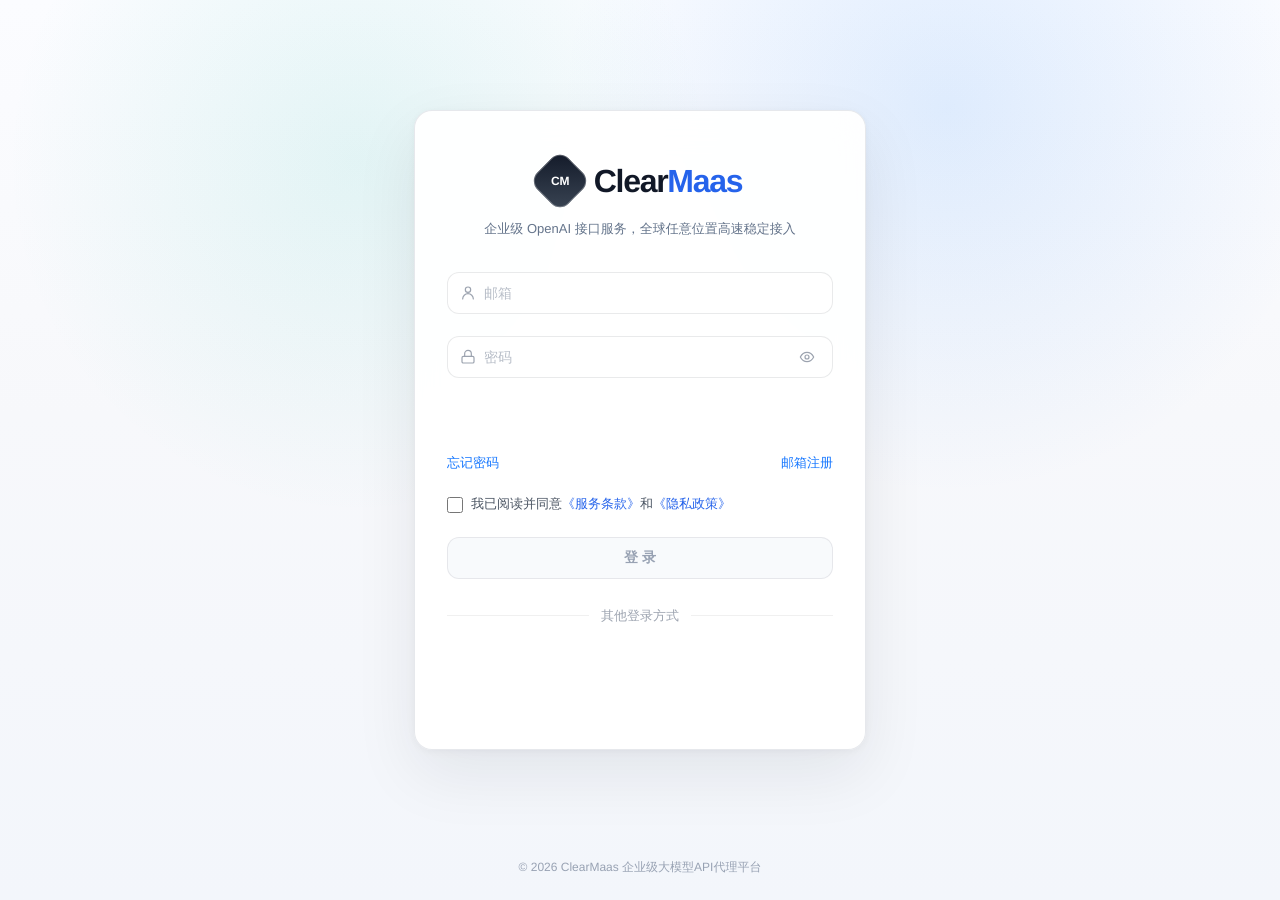
<file: login.html>
<!doctype html>
<html lang="zh-CN">
  <head>
    <meta charset="UTF-8" />
    <meta name="viewport" content="width=device-width, initial-scale=1.0" />
    <title>登录账户 · ClearMaas API-Pro</title>
    <link rel="stylesheet" href="maas-page.css?v=refine-6" />
  </head>
  <body>
    <main class="close-auth-page">
      <section class="close-auth-card">
        <a class="close-logo" href="shouye.html" aria-label="ClearMaas API-Pro">
          <span class="close-logo-symbol"><b>CM</b></span>
          <span class="close-logo-text">Clear<span>Maas</span></span>
        </a>
        <p class="close-auth-subtitle">
          企业级 OpenAI 接口服务，全球任意位置高速稳定接入
        </p>

        <form class="close-auth-form" data-auth-form>
          <label class="close-field">
            <span class="close-field-icon" aria-hidden="true">
              <svg viewBox="0 0 24 24">
                <path d="M20 21a8 8 0 0 0-16 0"></path>
                <circle cx="12" cy="7" r="4"></circle>
              </svg>
            </span>
            <input type="text" placeholder="邮箱" />
          </label>
          <label class="close-field">
            <span class="close-field-icon" aria-hidden="true">
              <svg viewBox="0 0 24 24">
                <rect x="3" y="11" width="18" height="10" rx="2"></rect>
                <path d="M7 11V7a5 5 0 0 1 10 0v4"></path>
              </svg>
            </span>
            <input data-password-input type="password" placeholder="密码" />
            <button
              class="close-eye"
              type="button"
              aria-label="显示密码"
              data-password-toggle
            >
              <svg viewBox="0 0 24 24">
                <path
                  d="M2 12s3.5-7 10-7 10 7 10 7-3.5 7-10 7S2 12 2 12z"
                ></path>
                <circle cx="12" cy="12" r="3"></circle>
              </svg>
            </button>
          </label>

          <div class="close-form-links">
            <a href="#">忘记密码</a>
            <a href="regist.html">邮箱注册</a>
          </div>

          <label class="close-terms">
            <input type="checkbox" data-auth-check />
            <span
              >我已阅读并同意<a href="#">《服务条款》</a>和<a href="#"
                >《隐私政策》</a
              ></span
            >
          </label>

          <button
            class="close-submit close-submit-disabled"
            type="button"
            data-auth-submit
            disabled
          >
            登 录
          </button>
        </form>

        <div class="close-divider"><span>其他登录方式</span></div>
      </section>

      <footer class="close-auth-footer">
        © 2026 ClearMaas 企业级大模型API代理平台
      </footer>
    </main>
    <script>
      const form = document.querySelector("[data-auth-form]");
      const check = form?.querySelector("[data-auth-check]");
      const submit = form?.querySelector("[data-auth-submit]");
      check?.addEventListener("change", () => {
        submit.disabled = !check.checked;
        submit.classList.toggle("close-submit-disabled", !check.checked);
      });
      document
        .querySelector("[data-password-toggle]")
        ?.addEventListener("click", (event) => {
          const input = document.querySelector("[data-password-input]");
          const visible = input.type === "text";
          input.type = visible ? "password" : "text";
          event.currentTarget.setAttribute(
            "aria-label",
            visible ? "显示密码" : "隐藏密码",
          );
        });
    </script>
  </body>
</html>
</file>
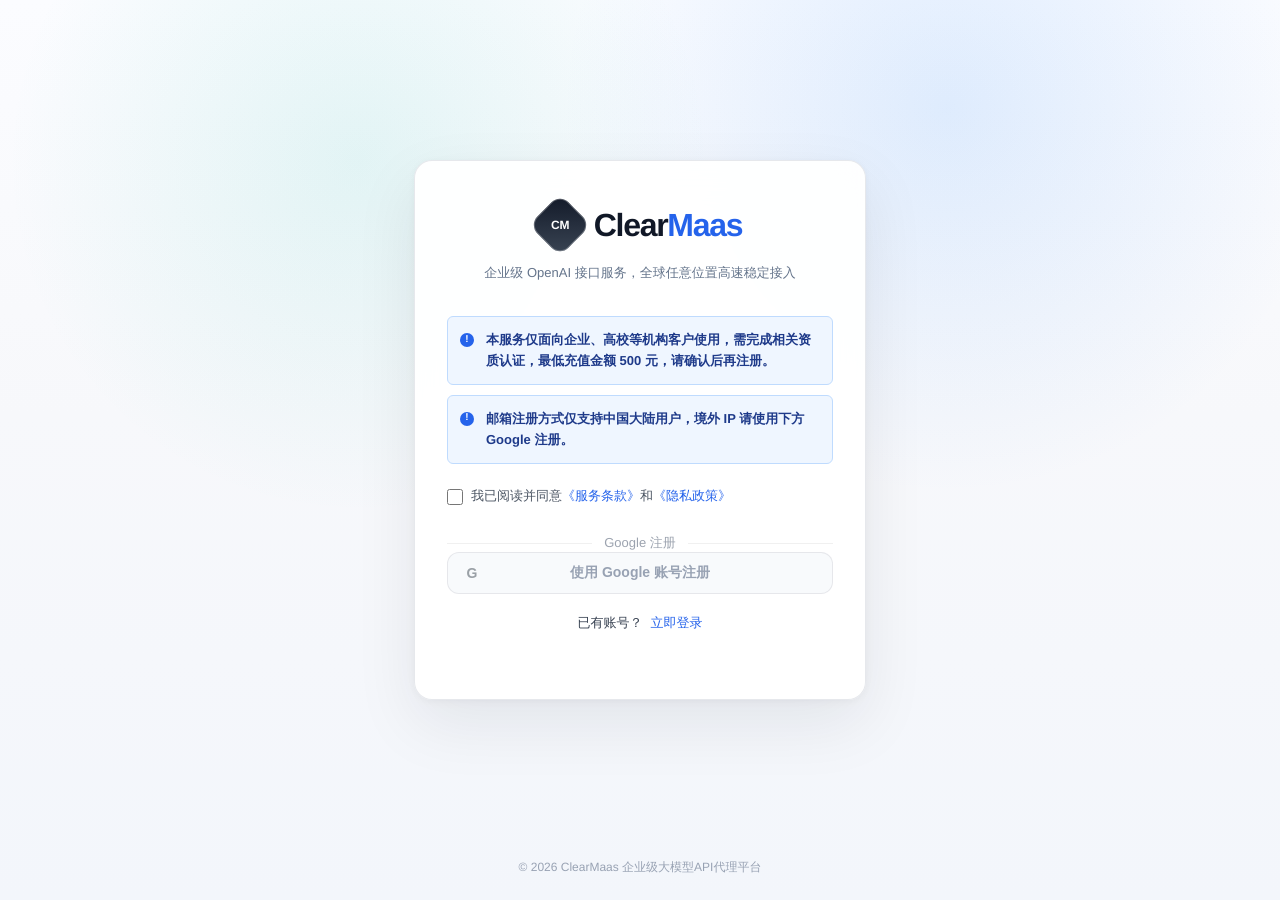
<file: regist.html>
<!doctype html>
<html lang="zh-CN">
  <head>
    <meta charset="UTF-8" />
    <meta name="viewport" content="width=device-width, initial-scale=1.0" />
    <title>注册账户 · ClearMaas API-Pro</title>
    <link rel="stylesheet" href="maas-page.css?v=refine-6" />
  </head>
  <body>
    <main class="close-auth-page">
      <section class="close-auth-card register-card">
        <a class="close-logo" href="shouye.html" aria-label="ClearMaas API-Pro">
          <span class="close-logo-symbol"><b>CM</b></span>
          <span class="close-logo-text">Clear<span>Maas</span></span>
        </a>
        <p class="close-auth-subtitle">
          企业级 OpenAI 接口服务，全球任意位置高速稳定接入
        </p>

        <div class="warning-stack">
          <article class="warning-box">
            <span>!</span>
            <strong
              >本服务仅面向企业、高校等机构客户使用，需完成相关资质认证，最低充值金额
              500 元，请确认后再注册。</strong
            >
          </article>
          <article class="warning-box">
            <span>!</span>
            <strong
              >邮箱注册方式仅支持中国大陆用户，境外 IP 请使用下方 Google
              注册。</strong
            >
          </article>
        </div>

        <form class="close-auth-form register-form" data-auth-form>
          <label class="close-terms">
            <input type="checkbox" data-auth-check />
            <span
              >我已阅读并同意<a href="#">《服务条款》</a>和<a href="#"
                >《隐私政策》</a
              ></span
            >
          </label>
        </form>

        <div class="close-divider"><span>Google 注册</span></div>

        <button
          class="google-register close-submit-disabled"
          type="button"
          data-auth-submit
          disabled
        >
          <span class="google-g">G</span>
          <span>使用 Google 账号注册</span>
        </button>

        <div class="close-bottom-link">
          <span>已有账号？</span>
          <a href="login.html">立即登录</a>
        </div>
      </section>

      <footer class="close-auth-footer">
        © 2026 ClearMaas 企业级大模型API代理平台
      </footer>
    </main>
    <script>
      const form = document.querySelector("[data-auth-form]");
      const check = form?.querySelector("[data-auth-check]");
      const submit = document.querySelector("[data-auth-submit]");
      check?.addEventListener("change", () => {
        submit.disabled = !check.checked;
        submit.classList.toggle("close-submit-disabled", !check.checked);
      });
    </script>
  </body>
</html>
</file>
<file: maas-page.css>
:root {
  --text: #1c1f23;
  --muted: #4d5561;
  --subtle: #7a828e;
  --line: rgba(18, 28, 45, 0.1);
  --line-strong: rgba(18, 28, 45, 0.16);
  --panel: rgba(255, 255, 255, 0.92);
  --green: #79e5a8;
  --cyan: #38bdf8;
  --blue: #5d86f8;
  --navy: #03071d;
  --shadow: 0 22px 55px rgba(36, 53, 78, 0.12);
  --soft-shadow: 0 12px 28px rgba(36, 53, 78, 0.08);
}

* {
  box-sizing: border-box;
}

html,
body {
  min-height: 100%;
  margin: 0;
}

body {
  color: var(--text);
  font-family:
    Inter,
    -apple-system,
    BlinkMacSystemFont,
    "Segoe UI",
    "PingFang SC",
    "Microsoft YaHei",
    sans-serif;
  background: #fff;
  text-rendering: geometricPrecision;
  -webkit-font-smoothing: antialiased;
}

::selection {
  color: #fff;
  background: #2563eb;
}

a {
  color: inherit;
  text-decoration: none;
}

button,
input {
  font: inherit;
}

button {
  cursor: pointer;
}

@keyframes fade-up {
  from {
    opacity: 0;
    transform: translateY(16px);
  }

  to {
    opacity: 1;
    transform: translateY(0);
  }
}

@keyframes soft-float {
  0%,
  100% {
    transform: translateY(0);
  }

  50% {
    transform: translateY(-8px);
  }
}

@keyframes shine {
  from {
    transform: translateX(-130%) skewX(-18deg);
  }

  to {
    transform: translateX(150%) skewX(-18deg);
  }
}

.home-page {
  position: relative;
  min-height: 100vh;
  overflow-x: hidden;
  background:
    radial-gradient(
      circle at 75% 10%,
      rgba(128, 236, 213, 0.34),
      transparent 28rem
    ),
    radial-gradient(
      circle at 42% 58%,
      rgba(150, 193, 255, 0.28),
      transparent 30rem
    ),
    linear-gradient(180deg, #f9fcff 0%, #eef8fb 68%, #fff 100%);
}

.home-page::before {
  content: "";
  position: fixed;
  inset: 0;
  pointer-events: none;
  background:
    linear-gradient(180deg, rgba(255, 255, 255, 0.42), transparent 28%),
    radial-gradient(circle at top, rgba(255, 255, 255, 0.48), transparent 34%);
}

.header-wrap {
  position: sticky;
  top: 0;
  z-index: 55;
  padding: 10px 16px;
}

.top-nav {
  pointer-events: auto;
  display: flex;
  align-items: center;
  justify-content: space-between;
  gap: 18px;
  max-width: none;
  min-height: 54px;
  margin: 0 auto;
  padding: 10px 14px 10px 18px;
  border: 1px solid rgba(229, 231, 235, 0.92);
  border-radius: 14px;
  background: rgba(255, 255, 255, 0.96);
  box-shadow: 0 1px 10px rgba(16, 24, 40, 0.05);
  backdrop-filter: blur(24px);
}

.brand {
  display: inline-flex;
  align-items: center;
  gap: 10px;
  flex: 0 0 auto;
  min-width: 0;
}

.brand strong {
  font-size: 22px;
  font-weight: 800;
  letter-spacing: -0.03em;
}

.brand-mark {
  position: relative;
  flex: 0 0 auto;
  width: 28px;
  height: 28px;
  border-radius: 8px;
  background: linear-gradient(135deg, #111827, #3b4655);
  box-shadow: inset 0 0 0 1px rgba(255, 255, 255, 0.28);
}

.brand-mark::after {
  content: "";
  position: absolute;
  inset: 7px;
  border: 1.6px solid rgba(255, 255, 255, 0.75);
  border-radius: 5px;
}

.brand-copy {
  display: flex;
  flex-direction: column;
  gap: 1px;
}

.brand-copy strong {
  color: #111827;
  font-size: 13px;
  font-weight: 760;
  letter-spacing: 0;
}

.brand-copy span {
  color: #89919d;
  font-size: 10px;
  font-weight: 500;
}

.logo-mark,
.auth-logo,
.mini-logo {
  display: inline-flex;
  align-items: center;
  justify-content: center;
  color: #fff;
  background:
    radial-gradient(
      circle at 30% 26%,
      rgba(255, 255, 255, 0.92),
      transparent 18%
    ),
    linear-gradient(135deg, #47d8d1, #54b6e8 54%, #5dcf8d);
  box-shadow: inset 0 0 0 1px rgba(255, 255, 255, 0.34);
}

.logo-mark {
  width: 30px;
  height: 30px;
  border-radius: 50%;
}

.logo-mark span,
.auth-logo span,
.mini-logo span {
  display: grid;
  place-items: center;
  width: 72%;
  height: 72%;
  border: 2px solid rgba(255, 255, 255, 0.76);
  border-radius: 50%;
  font-size: 9px;
  font-weight: 800;
}

.switch-btn,
.round-icon,
.lang-btn {
  border: 0;
  color: #151a21;
  background: rgba(246, 248, 250, 0.84);
  box-shadow: 0 8px 22px rgba(20, 30, 45, 0.05);
}

.switch-btn {
  height: 30px;
  padding: 0 11px;
  border-radius: 999px;
  font-weight: 700;
}

.nav-links {
  display: flex;
  align-items: center;
  gap: 4px;
  margin-left: 0;
  flex: 0 1 auto;
}

.nav-links a {
  padding: 8px 12px;
  border-radius: 12px;
  color: #64748b;
  font-size: 12px;
  font-weight: 560;
  transition:
    color 180ms ease,
    background-color 180ms ease;
}

.nav-links a:hover,
.nav-links a.active {
  color: #2563eb;
  background: #eef4ff;
}

.nav-tools,
.nav-actions,
.auth-tools {
  display: flex;
  align-items: center;
  gap: 4px;
}

.divider {
  width: 1px;
  height: 16px;
  margin: 0 4px;
  background: rgba(15, 23, 42, 0.09);
}

.icon-button {
  display: inline-flex;
  align-items: center;
  justify-content: center;
  width: 32px;
  height: 32px;
  border: 0;
  border-radius: 12px;
  color: #475569;
  background: transparent;
  transition:
    color 180ms ease,
    background-color 180ms ease;
}

.icon-button:hover {
  color: #0f172a;
  background: rgba(15, 23, 42, 0.05);
}

.icon-button svg {
  width: 14px;
  height: 14px;
  fill: none;
  stroke: currentColor;
  stroke-width: 1.8;
  stroke-linecap: round;
  stroke-linejoin: round;
}

.language-toggle {
  display: inline-flex;
  align-items: center;
  gap: 2px;
  height: 30px;
  padding: 0 4px;
  border: 1px solid rgba(15, 23, 42, 0.09);
  border-radius: 999px;
  background: #fff;
}

.language-toggle span {
  display: inline-flex;
  align-items: center;
  justify-content: center;
  min-width: 27px;
  height: 22px;
  border-radius: 999px;
  color: #667085;
  font-size: 10px;
  font-weight: 760;
}

.language-toggle span.active {
  color: #fff;
  background: #2563eb;
}

.notification-button {
  position: relative;
}

.notification-button::after {
  content: "";
  position: absolute;
  top: 8px;
  right: 8px;
  width: 6px;
  height: 6px;
  border: 1.5px solid #fff;
  border-radius: 999px;
  background: #ef4444;
}

.user-entry {
  display: inline-flex;
  align-items: center;
  gap: 9px;
  height: 34px;
  padding: 0 12px 0 6px;
  border-radius: 999px;
  border: 1px solid rgba(15, 23, 42, 0.09);
  color: #111827;
  background: #fff;
  transition: background-color 180ms ease;
}

.user-entry:hover {
  border-color: #c8ced8;
  background: #f8fafc;
}

.user-avatar {
  display: inline-flex;
  align-items: center;
  justify-content: center;
  width: 24px;
  height: 24px;
  border-radius: 999px;
  background: linear-gradient(135deg, #60a5fa, #2563eb);
  color: #fff;
  font-size: 10px;
  font-weight: 800;
}

.user-entry span:last-child {
  font-size: 12px;
  font-weight: 740;
}

.round-icon {
  display: inline-flex;
  align-items: center;
  justify-content: center;
  width: 34px;
  height: 34px;
  border-radius: 50%;
  font-size: 18px;
}

.lang-btn {
  display: inline-flex;
  align-items: center;
  gap: 6px;
  height: 34px;
  padding: 0 12px;
  border-radius: 999px;
  font-size: 14px;
}

.text-action {
  display: inline-flex;
  align-items: center;
  gap: 6px;
  color: #1b2027;
  font-size: 14px;
  font-weight: 650;
  white-space: nowrap;
}

.text-action span {
  color: #676f7a;
  font-size: 19px;
}

.hero-section {
  position: relative;
  min-height: calc(100vh - 76px);
  padding: 54px 32px 34px;
  border-bottom: 1px solid rgba(20, 30, 45, 0.08);
  overflow: hidden;
}

.hero-bg-grid {
  position: absolute;
  inset: 0;
  pointer-events: none;
  opacity: 0.55;
  background-image:
    linear-gradient(rgba(33, 130, 171, 0.05) 1px, transparent 1px),
    linear-gradient(90deg, rgba(33, 130, 171, 0.05) 1px, transparent 1px);
  background-size: 34px 34px;
  mask-image: linear-gradient(90deg, #000 0%, transparent 80%);
}

.hero-section::after {
  content: "";
  position: absolute;
  left: 45%;
  right: -18%;
  top: -4%;
  bottom: -8%;
  pointer-events: none;
  background:
    radial-gradient(
      circle at 42% 34%,
      rgba(104, 223, 215, 0.38),
      transparent 19rem
    ),
    radial-gradient(
      circle at 52% 70%,
      rgba(114, 171, 255, 0.32),
      transparent 22rem
    );
  filter: blur(8px);
}

.hero-content {
  position: relative;
  z-index: 1;
  display: grid;
  grid-template-columns: minmax(420px, 0.88fr) minmax(450px, 0.72fr);
  gap: 58px;
  align-items: center;
  max-width: 1216px;
  margin: 0 auto;
}

.hero-copy {
  padding-top: 14px;
  animation: fade-up 560ms ease both;
}

.hero-copy h1 {
  max-width: 700px;
  margin: 0 0 30px;
  font-size: clamp(48px, 5.2vw, 70px);
  line-height: 0.98;
  letter-spacing: -0.055em;
}

.hero-copy p {
  max-width: 590px;
  margin: 0 0 22px;
  color: #3f4752;
  font-size: 17px;
  line-height: 1.82;
}

.hero-copy .hero-slogan {
  margin-top: 28px;
  color: #1f252d;
  font-weight: 800;
}

.hero-buttons {
  display: flex;
  flex-wrap: wrap;
  gap: 16px;
  margin-top: 30px;
}

.hero-metrics {
  display: flex;
  flex-wrap: wrap;
  gap: 10px;
  margin-top: 30px;
}

.hero-metrics span {
  display: inline-flex;
  align-items: center;
  gap: 6px;
  min-height: 32px;
  padding: 0 12px;
  border: 1px solid rgba(15, 23, 42, 0.07);
  border-radius: 999px;
  color: #5d6673;
  background: rgba(255, 255, 255, 0.56);
  box-shadow: 0 10px 24px rgba(35, 53, 77, 0.05);
  font-size: 12px;
  font-weight: 650;
}

.hero-metrics strong {
  color: #111827;
  font-size: 13px;
}

.primary-gradient-btn,
.ghost-pill-btn,
.auth-submit,
.oauth-button {
  display: inline-flex;
  align-items: center;
  justify-content: center;
  border-radius: 999px;
  border: 1px solid transparent;
  font-weight: 700;
}

.primary-gradient-btn {
  position: relative;
  overflow: hidden;
  min-width: 112px;
  height: 50px;
  padding: 0 24px;
  color: #fff;
  background: #2563eb;
  box-shadow: 0 8px 18px rgba(37, 99, 235, 0.16);
  transition:
    box-shadow 180ms ease,
    transform 180ms ease;
}

.primary-gradient-btn::after {
  content: "";
  position: absolute;
  inset: 0;
  background: linear-gradient(
    90deg,
    transparent,
    rgba(255, 255, 255, 0.42),
    transparent
  );
  transform: translateX(-130%) skewX(-18deg);
}

.primary-gradient-btn:hover {
  background: #1d4ed8;
  box-shadow: 0 12px 24px rgba(37, 99, 235, 0.2);
  transform: translateY(-2px);
}

.primary-gradient-btn:hover::after {
  animation: shine 700ms ease;
}

.ghost-pill-btn {
  min-width: 142px;
  height: 50px;
  padding: 0 24px;
  color: #303844;
  border-color: rgba(15, 23, 42, 0.1);
  background: rgba(255, 255, 255, 0.56);
  box-shadow: var(--soft-shadow);
  transition:
    border-color 180ms ease,
    background-color 180ms ease,
    transform 180ms ease;
}

.ghost-pill-btn:hover {
  border-color: rgba(15, 23, 42, 0.16);
  background: rgba(255, 255, 255, 0.84);
  transform: translateY(-2px);
}

.app-support {
  margin-top: 52px;
}

.app-support-head {
  display: flex;
  align-items: baseline;
  gap: 12px;
  margin-bottom: 18px;
}

.app-support-head h2 {
  margin: 0;
  font-size: 16px;
}

.app-support-head span {
  color: #64748b;
  font-size: 12px;
  font-weight: 650;
}

.app-icons {
  display: grid;
  grid-template-columns: repeat(8, 52px);
  gap: 16px;
  align-items: stretch;
}

.app-icon,
.more-icon {
  display: inline-flex;
  align-items: center;
  justify-content: center;
  width: 52px;
  height: 52px;
  border: 1px solid rgba(20, 30, 45, 0.08);
  border-radius: 15px;
  background: rgba(255, 255, 255, 0.88);
  box-shadow: 0 12px 30px rgba(45, 69, 98, 0.1);
  font-weight: 900;
  transition:
    border-color 180ms ease,
    box-shadow 180ms ease,
    transform 180ms ease;
}

.app-icon img {
  display: block;
  width: 30px;
  height: 30px;
  object-fit: contain;
}

.more-icon svg {
  width: 22px;
  height: 22px;
  fill: currentColor;
}

.app-icon:hover,
.more-icon:hover {
  border-color: rgba(37, 99, 235, 0.22);
  box-shadow: 0 16px 34px rgba(45, 69, 98, 0.15);
  transform: translateY(-4px);
}

.more-icon {
  color: #64748b;
}

.guide-link {
  display: flex;
  align-items: center;
  gap: 4px;
  margin: 38px 0 0;
  color: #272d35;
  font-size: 14px;
}

.guide-link a,
.auth-links a,
.auth-bottom-link a,
.terms-row a {
  text-decoration: underline;
  text-underline-offset: 3px;
  font-weight: 700;
}

.operation-card {
  width: min(100%, 490px);
  margin-left: auto;
  padding: 50px 64px 44px;
  border-radius: 16px;
  background: rgba(255, 255, 255, 0.92);
  box-shadow: 0 25px 65px rgba(64, 105, 145, 0.14);
  transform: perspective(1000px) rotateY(-4deg) rotateZ(2deg);
  animation: fade-up 660ms 80ms ease both;
}

.api-preview {
  display: grid;
  gap: 18px;
  color: #111827;
}

.api-preview-head,
.api-tabs,
.api-result-grid {
  display: flex;
  align-items: center;
  gap: 8px;
  flex-wrap: wrap;
}

.api-preview-head span,
.api-preview-head strong,
.api-tabs span {
  display: inline-flex;
  align-items: center;
  min-height: 26px;
  padding: 0 10px;
  border-radius: 999px;
  font-size: 11px;
  font-weight: 760;
}

.api-preview-head span {
  color: #15803d;
  background: #dcfce7;
}

.api-preview-head strong {
  color: #2563eb;
  background: #eff6ff;
}

.api-preview h2 {
  margin: 0;
  font-family:
    ui-monospace, SFMono-Regular, Menlo, Monaco, Consolas, "Liberation Mono",
    monospace;
  font-size: 21px;
  letter-spacing: -0.02em;
}

.api-tabs span {
  color: #64748b;
  background: rgba(15, 23, 42, 0.04);
}

.api-tabs span.active {
  color: #2563eb;
  background: #eef4ff;
}

.code-sample {
  overflow: hidden;
  border: 1px solid rgba(15, 23, 42, 0.07);
  border-radius: 12px;
  background: #0f172a;
  box-shadow: inset 0 1px 0 rgba(255, 255, 255, 0.06);
}

.code-sample span {
  display: block;
  padding: 12px 14px 0;
  color: #93c5fd;
  font-size: 11px;
  font-weight: 800;
  letter-spacing: 0.08em;
  text-transform: uppercase;
}

.code-sample pre {
  margin: 0;
  padding: 10px 14px 16px;
  overflow: auto;
  color: #e5edf8;
  font-family:
    ui-monospace, SFMono-Regular, Menlo, Monaco, Consolas, "Liberation Mono",
    monospace;
  font-size: 12px;
  line-height: 1.65;
}

.api-result-grid {
  display: grid;
  grid-template-columns: repeat(4, minmax(0, 1fr));
  gap: 8px;
}

.api-result-grid div {
  min-height: 64px;
  padding: 10px;
  border: 1px solid rgba(15, 23, 42, 0.06);
  border-radius: 10px;
  background: rgba(255, 255, 255, 0.68);
}

.api-result-grid strong {
  display: block;
  color: #111827;
  font-size: 18px;
}

.api-result-grid span {
  color: #64748b;
  font-size: 10px;
  font-weight: 800;
  letter-spacing: 0.08em;
}

.operation-card h2 {
  margin: 0 0 20px;
  font-size: 26px;
  letter-spacing: -0.03em;
}

.operation-card > p {
  margin: 0 0 32px;
  color: #747c87;
  font-size: 16px;
  line-height: 1.75;
}

.feature-list {
  display: grid;
  gap: 20px;
}

.feature-list article {
  display: grid;
  grid-template-columns: 40px 1fr;
  gap: 14px;
  align-items: start;
  transition: transform 180ms ease;
}

.feature-list article:hover {
  transform: translateX(4px);
}

.feature-icon {
  display: inline-flex;
  align-items: center;
  justify-content: center;
  width: 30px;
  height: 30px;
  border-radius: 50%;
  color: #fff;
  font-size: 14px;
  box-shadow: 0 10px 20px rgba(30, 80, 150, 0.14);
}

.feature-icon.blue {
  background: #5d86f8;
}
.feature-icon.cyan {
  background: #4ed7dd;
}
.feature-icon.violet {
  background: #777cf0;
}
.feature-icon.green {
  background: #74dd88;
}
.feature-icon.amber {
  background: #ffc342;
}

.feature-list strong {
  display: block;
  margin-bottom: 5px;
  color: #20242a;
  font-size: 15px;
}

.feature-list small {
  display: block;
  color: #7d8590;
  font-size: 13px;
  line-height: 1.5;
}

.service-section {
  padding: 76px 32px 92px;
  background: #fff;
}

.section-head {
  max-width: 1180px;
  margin: 0 auto 34px;
}

.section-kicker {
  display: inline-flex;
  align-items: center;
  min-height: 28px;
  margin-bottom: 14px;
  padding: 0 11px;
  border: 1px solid #bfdbfe;
  border-radius: 999px;
  color: #2563eb;
  background: #eff6ff;
  font-size: 11px;
  font-weight: 800;
  letter-spacing: 0.08em;
  text-transform: uppercase;
}

.section-head h2 {
  margin: 0 0 16px;
  font-size: clamp(32px, 4vw, 44px);
  letter-spacing: -0.04em;
}

.section-head p {
  margin: 0;
  color: #69727d;
  font-size: 18px;
}

.service-grid {
  display: grid;
  grid-template-columns: repeat(3, minmax(0, 1fr));
  gap: 24px;
  max-width: 1180px;
  margin: 0 auto;
}

.feature-grid {
  grid-template-columns: repeat(3, minmax(0, 1fr));
}

.service-card {
  min-height: 250px;
  padding: 24px;
  border: 1px solid rgba(20, 30, 45, 0.08);
  border-radius: 18px;
  background: #fff;
  box-shadow: 0 16px 38px rgba(35, 53, 77, 0.07);
  transition:
    border-color 180ms ease,
    box-shadow 180ms ease,
    transform 180ms ease;
}

.service-card:hover {
  border-color: rgba(56, 189, 248, 0.2);
  box-shadow: 0 20px 46px rgba(35, 53, 77, 0.11);
  transform: translateY(-4px);
}

.service-icon {
  display: inline-flex;
  align-items: center;
  justify-content: center;
  width: 48px;
  height: 48px;
  margin-bottom: 22px;
  border-radius: 16px;
  color: #fff;
  background: linear-gradient(135deg, #5e72e4, #c970d1);
  font-size: 22px;
  font-weight: 800;
}

.service-card:nth-child(2) .service-icon {
  background: linear-gradient(135deg, #2dce89, #2dcecc);
}

.service-card:nth-child(3) .service-icon {
  background: linear-gradient(135deg, #16d6ff, #5383ff);
}

.service-card h3 {
  margin: 0 0 8px;
  font-size: 20px;
}

.service-card p {
  margin: 0 0 18px;
  color: #303844;
}

.service-card small {
  display: block;
  min-height: 58px;
  color: #7a828e;
  font-size: 14px;
  line-height: 1.65;
}

.card-actions {
  display: flex;
  flex-wrap: wrap;
  gap: 8px;
  margin-top: 24px;
}

.card-actions a {
  display: inline-flex;
  align-items: center;
  min-height: 34px;
  padding: 0 12px;
  border-radius: 999px;
  color: #202936;
  background: #f6f8fb;
  font-weight: 700;
  font-size: 14px;
}

.workflow-section,
.home-cta-section {
  padding: 0 32px 88px;
  background: #fff;
}

.workflow-grid {
  display: grid;
  grid-template-columns: repeat(3, minmax(0, 1fr));
  gap: 18px;
  max-width: 1180px;
  margin: 0 auto;
}

.workflow-grid article {
  position: relative;
  min-height: 190px;
  padding: 24px;
  border: 1px solid rgba(15, 23, 42, 0.08);
  border-radius: 18px;
  background:
    linear-gradient(
      180deg,
      rgba(255, 255, 255, 0.96),
      rgba(248, 250, 252, 0.86)
    ),
    #fff;
  box-shadow: 0 16px 38px rgba(35, 53, 77, 0.07);
  transition:
    border-color 180ms ease,
    box-shadow 180ms ease,
    transform 180ms ease;
}

.workflow-grid article:hover {
  border-color: rgba(37, 99, 235, 0.2);
  box-shadow: 0 20px 46px rgba(35, 53, 77, 0.11);
  transform: translateY(-4px);
}

.workflow-grid article span {
  display: inline-flex;
  align-items: center;
  justify-content: center;
  width: 36px;
  height: 36px;
  margin-bottom: 24px;
  border-radius: 12px;
  color: #fff;
  background: #2563eb;
  font-weight: 800;
}

.workflow-grid h3,
.home-cta-section h2 {
  margin: 0 0 10px;
  letter-spacing: -0.03em;
}

.workflow-grid h3 {
  font-size: 21px;
}

.workflow-grid p,
.home-cta-section p {
  margin: 0;
  color: #64748b;
  font-size: 14px;
  line-height: 1.75;
}

.home-cta-section {
  display: flex;
  align-items: center;
  justify-content: space-between;
  gap: 32px;
  max-width: 1180px;
  margin: 0 auto;
  padding: 42px 32px 54px;
  border: 1px solid rgba(37, 99, 235, 0.12);
  border-radius: 22px;
  background:
    radial-gradient(
      circle at 88% 20%,
      rgba(37, 99, 235, 0.1),
      transparent 18rem
    ),
    linear-gradient(135deg, #f8fbff, #ffffff);
  box-shadow: 0 20px 50px rgba(35, 53, 77, 0.08);
}

.home-cta-section h2 {
  max-width: 560px;
  font-size: clamp(30px, 4vw, 46px);
}

.home-cta-section p {
  max-width: 560px;
  font-size: 16px;
}

.auth-screen {
  position: relative;
  display: grid;
  grid-template-columns: 320px 1fr;
  min-height: 100vh;
  overflow: hidden;
  background:
    radial-gradient(
      circle at 72% 6%,
      rgba(125, 236, 211, 0.36),
      transparent 23rem
    ),
    radial-gradient(
      circle at 42% 10%,
      rgba(175, 182, 255, 0.26),
      transparent 25rem
    ),
    linear-gradient(90deg, #eff1ff 0%, #fff 45%, #f8ffff 100%);
}

.auth-screen::after {
  content: "";
  position: absolute;
  inset: 0;
  pointer-events: none;
  opacity: 0.52;
  background:
    radial-gradient(
      circle at 58% 11%,
      rgba(255, 255, 255, 0.95) 0 3px,
      transparent 4px
    ),
    radial-gradient(
      circle at 4% 23%,
      rgba(255, 255, 255, 0.95) 0 3px,
      transparent 4px
    ),
    radial-gradient(
      circle at 6% 93%,
      rgba(255, 255, 255, 0.95) 0 3px,
      transparent 4px
    );
}

.auth-visual {
  position: relative;
  z-index: 1;
  min-height: 100vh;
  overflow: hidden;
  background:
    linear-gradient(90deg, rgba(0, 7, 24, 0.5), rgba(0, 7, 24, 0.04)),
    radial-gradient(
      circle at 42% 65%,
      rgba(66, 214, 255, 0.35),
      transparent 9rem
    ),
    radial-gradient(
      circle at 76% 58%,
      rgba(255, 131, 38, 0.38),
      transparent 10rem
    ),
    linear-gradient(135deg, #071426 0%, #09101f 54%, #060816 100%);
}

.auth-visual::before,
.auth-visual::after,
.chip-board::before,
.chip-board::after {
  content: "";
  position: absolute;
  border-radius: 999px;
  background: rgba(59, 206, 245, 0.85);
  box-shadow: 0 0 18px rgba(59, 206, 245, 0.8);
}

.auth-visual::before {
  width: 220px;
  height: 5px;
  left: 18px;
  top: 118px;
  transform: rotate(26deg);
}

.auth-visual::after {
  width: 190px;
  height: 5px;
  left: 150px;
  bottom: 210px;
  background: rgba(255, 137, 54, 0.9);
  box-shadow: 0 0 18px rgba(255, 137, 54, 0.72);
  transform: rotate(-25deg);
}

.chip-board {
  position: absolute;
  left: 42px;
  bottom: 84px;
  width: 240px;
  height: 238px;
  border-radius: 34px;
  background:
    linear-gradient(90deg, rgba(98, 210, 249, 0.26) 1px, transparent 1px),
    linear-gradient(rgba(98, 210, 249, 0.22) 1px, transparent 1px),
    linear-gradient(135deg, rgba(12, 26, 47, 0.88), rgba(5, 9, 22, 0.96));
  background-size:
    28px 28px,
    28px 28px,
    auto;
  box-shadow:
    inset 0 0 0 1px rgba(108, 203, 244, 0.18),
    0 26px 56px rgba(0, 0, 0, 0.45);
  transform: rotate(-18deg);
}

.chip-board::before {
  width: 84px;
  height: 5px;
  left: -54px;
  top: 78px;
  transform: rotate(8deg);
}

.chip-board::after {
  width: 118px;
  height: 6px;
  right: -58px;
  bottom: 58px;
  background: rgba(255, 141, 53, 0.95);
  box-shadow: 0 0 18px rgba(255, 141, 53, 0.75);
}

.chip-glow {
  position: absolute;
  left: 48px;
  top: 86px;
  color: #d9fbff;
  font-size: 64px;
  font-weight: 500;
  letter-spacing: 0.03em;
  text-shadow: 0 0 16px rgba(100, 224, 255, 0.9);
}

.mini-logo {
  position: fixed;
  left: 20px;
  top: 20px;
  z-index: 5;
  width: 34px;
  height: 34px;
  border-radius: 50%;
}

.auth-tools {
  position: fixed;
  top: 20px;
  right: 28px;
  z-index: 5;
}

.auth-panel {
  position: relative;
  z-index: 2;
  align-self: center;
  justify-self: center;
  width: min(420px, calc(100vw - 40px));
  margin-left: 188px;
  padding: 0;
}

.auth-logo {
  width: 72px;
  height: 72px;
  margin: 0 auto 24px;
  border-radius: 50%;
}

.auth-logo span {
  font-size: 17px;
}

.auth-panel h1 {
  margin: 0 0 34px;
  text-align: center;
  font-size: 24px;
  letter-spacing: -0.02em;
}

.auth-panel form {
  display: grid;
  gap: 14px;
}

.oauth-button {
  width: 100%;
  height: 40px;
  gap: 12px;
  color: #3f4650;
  border-color: rgba(18, 28, 45, 0.12);
  background: rgba(255, 255, 255, 0.74);
  border-radius: 9px;
  box-shadow: 0 8px 20px rgba(20, 30, 45, 0.04);
}

.oauth-button span {
  font-weight: 900;
}

.or-divider {
  display: flex;
  align-items: center;
  gap: 12px;
  margin: 8px 0 18px;
  color: #2f3540;
  font-size: 14px;
  font-weight: 700;
}

.or-divider::before,
.or-divider::after {
  content: "";
  flex: 1;
  height: 1px;
  background: rgba(18, 28, 45, 0.1);
}

.auth-field {
  display: flex;
  align-items: center;
  width: 100%;
  height: 40px;
  padding: 0 12px;
  gap: 10px;
  border: 1px solid rgba(18, 28, 45, 0.12);
  border-radius: 6px;
  background: rgba(255, 255, 255, 0.82);
  box-shadow: inset 0 1px 1px rgba(18, 28, 45, 0.02);
}

.auth-field input {
  flex: 1;
  min-width: 0;
  border: 0;
  outline: 0;
  color: #1f2630;
  background: transparent;
}

.auth-field input::placeholder {
  color: #8a929d;
}

.field-icon,
.eye-icon {
  flex: 0 0 auto;
  color: #737b86;
  font-size: 15px;
}

.auth-submit {
  width: 100%;
  height: 40px;
  margin-top: 6px;
  color: #fff;
  border-radius: 6px;
  background: var(--navy);
}

.auth-links {
  display: flex;
  justify-content: space-between;
  gap: 18px;
  margin-top: 18px;
  color: #242b34;
  font-size: 14px;
}

.register-panel .auth-logo {
  margin-bottom: 26px;
}

.register-panel form {
  gap: 22px;
}

.terms-row {
  display: flex;
  align-items: center;
  gap: 8px;
  color: #2b323b;
  font-size: 14px;
}

.terms-row input {
  width: 16px;
  height: 16px;
  margin: 0;
  accent-color: var(--navy);
}

.auth-bottom-link {
  display: flex;
  align-items: center;
  justify-content: center;
  gap: 10px;
  margin-top: 24px;
  font-size: 14px;
}

.close-auth-page {
  position: relative;
  display: flex;
  align-items: center;
  justify-content: center;
  min-height: 100vh;
  padding: 30px 18px 70px;
  color: #1f2329;
  background: #f3f4f6;
}

.close-auth-card {
  width: min(452px, 100%);
  min-height: 640px;
  padding: 48px 32px 42px;
  border: 1px solid rgba(17, 24, 39, 0.05);
  border-radius: 8px;
  background: #fff;
  box-shadow:
    0 1px 2px rgba(15, 23, 42, 0.04),
    0 10px 32px rgba(15, 23, 42, 0.06);
  animation: fade-up 280ms ease both;
}

.register-card {
  min-height: 522px;
  padding-top: 42px;
}

.close-logo {
  display: flex;
  align-items: center;
  justify-content: center;
  gap: 14px;
  margin: 0 auto 18px;
}

.close-logo-symbol {
  position: relative;
  display: inline-flex;
  align-items: center;
  justify-content: center;
  width: 48px;
  height: 48px;
  border: 3px solid #5b9dd6;
  border-radius: 15px;
  color: #4f8eca;
  font-size: 13px;
  font-weight: 900;
  transform: rotate(45deg);
  box-shadow: inset 0 0 0 2px rgba(91, 157, 214, 0.16);
  transition: transform 220ms ease;
}

.close-logo:hover .close-logo-symbol {
  transform: rotate(45deg) scale(1.04);
}

.close-logo-symbol::before,
.close-logo-symbol::after {
  content: "";
  position: absolute;
  width: 8px;
  height: 8px;
  border: 2px solid #5b9dd6;
  border-radius: 50%;
  background: #fff;
}

.close-logo-symbol::before {
  left: -10px;
  top: 17px;
}

.close-logo-symbol::after {
  right: -10px;
  bottom: 17px;
}

.close-logo-symbol::before {
  box-shadow:
    16px -15px 0 -3px #fff,
    16px -15px 0 -1px #5b9dd6;
}

.close-logo-symbol::after {
  box-shadow:
    -16px 15px 0 -3px #fff,
    -16px 15px 0 -1px #5b9dd6;
}

.close-logo-symbol b {
  display: block;
  color: #4f8eca;
  transform: rotate(-45deg);
}

.close-logo-text {
  font-size: 38px;
  font-style: italic;
  font-weight: 800;
  letter-spacing: -0.03em;
  color: #151d4b;
}

.close-logo-text span {
  color: #5d9fd8;
}

.close-auth-subtitle {
  margin: 0 0 32px;
  color: #969eab;
  text-align: center;
  font-size: 14px;
  line-height: 1.6;
}

.close-auth-form {
  display: grid;
  gap: 26px;
}

.close-field {
  display: flex;
  align-items: center;
  height: 40px;
  padding: 0 11px;
  border: 1px solid #d9d9d9;
  border-radius: 6px;
  background: #fff;
  transition:
    border-color 140ms ease,
    box-shadow 140ms ease,
    background-color 140ms ease;
}

.close-field:focus-within {
  border-color: #4096ff;
  background: #fff;
  box-shadow: 0 0 0 2px rgba(5, 145, 255, 0.1);
}

.close-field input {
  flex: 1;
  min-width: 0;
  height: 100%;
  border: 0;
  outline: none;
  color: #1f2329;
  background: transparent;
  font-size: 16px;
}

.close-field input::placeholder {
  color: #b8bec8;
}

.close-field-icon {
  display: inline-flex;
  align-items: center;
  justify-content: center;
  width: 18px;
  margin-right: 5px;
  color: #9ca3af;
}

.close-field-icon svg,
.close-eye svg {
  width: 16px;
  height: 16px;
  fill: none;
  stroke: currentColor;
  stroke-width: 1.8;
  stroke-linecap: round;
  stroke-linejoin: round;
}

.close-eye {
  display: inline-flex;
  align-items: center;
  justify-content: center;
  width: 28px;
  height: 28px;
  border: 0;
  border-radius: 8px;
  color: #9ca3af;
  background: transparent;
  transition:
    color 140ms ease,
    background-color 140ms ease;
}

.close-eye:hover {
  color: #1f2329;
  background: #f5f7fa;
}

.close-form-links {
  display: flex;
  justify-content: space-between;
  margin-top: 68px;
  color: #1677ff;
  font-size: 14px;
}

.close-terms {
  display: flex;
  align-items: flex-start;
  gap: 8px;
  color: #4b5563;
  font-size: 14px;
  line-height: 1.6;
}

.close-terms a:hover,
.close-form-links a:hover,
.close-bottom-link a:hover {
  text-decoration: underline;
  text-underline-offset: 3px;
}

.close-terms input {
  flex: 0 0 auto;
  width: 16px;
  height: 16px;
  margin: 3px 0 0;
  accent-color: #2563eb;
}

.close-terms a,
.close-bottom-link a {
  color: #2563eb;
}

.close-submit {
  width: 100%;
  height: 40px;
  border: 1px solid #d9d9d9;
  border-radius: 6px;
  font-size: 16px;
  transition:
    border-color 160ms ease,
    background-color 160ms ease,
    color 160ms ease,
    box-shadow 160ms ease,
    transform 160ms ease;
}

.close-submit-disabled {
  color: rgba(0, 0, 0, 0.25);
  background: rgba(0, 0, 0, 0.04);
  cursor: default;
}

.close-submit:not(:disabled) {
  color: #fff;
  border-color: #2563eb;
  background: #2563eb;
  box-shadow: 0 8px 18px rgba(37, 99, 235, 0.16);
}

.close-submit:not(:disabled):hover {
  background: #1d4ed8;
  transform: translateY(-1px);
}

.close-divider {
  display: flex;
  align-items: center;
  gap: 12px;
  margin-top: 28px;
  color: #9ca3af;
  font-size: 14px;
}

.close-divider::before,
.close-divider::after {
  content: "";
  flex: 1;
  height: 1px;
  background: #f0f0f0;
}

.warning-stack {
  display: grid;
  gap: 10px;
  margin: 30px 0 22px;
}

.warning-box {
  display: grid;
  grid-template-columns: 16px 1fr;
  gap: 10px;
  align-items: start;
  padding: 12px;
  border: 1px solid #ffe58f;
  border-radius: 6px;
  background: #fffbe6;
  color: #1f2329;
  font-size: 14px;
  line-height: 1.65;
  transition:
    border-color 180ms ease,
    box-shadow 180ms ease,
    transform 180ms ease;
}

.warning-box:hover {
  border-color: #ffd666;
  box-shadow: 0 8px 18px rgba(250, 173, 20, 0.08);
  transform: translateY(-2px);
}

.warning-box span {
  display: inline-flex;
  align-items: center;
  justify-content: center;
  width: 14px;
  height: 14px;
  margin-top: 4px;
  border-radius: 50%;
  color: #fff;
  background: #faad14;
  font-size: 10px;
  font-weight: 900;
}

.warning-box strong {
  font-weight: 650;
}

.register-form {
  gap: 0;
}

.google-register {
  display: grid;
  grid-template-columns: 36px 1fr 36px;
  align-items: center;
  width: 100%;
  height: 40px;
  border: 1px solid #e5e7eb;
  border-radius: 2px;
  color: #b5bbc4;
  background: #fff;
  font-size: 14px;
  transition:
    border-color 160ms ease,
    color 160ms ease,
    box-shadow 160ms ease,
    transform 160ms ease;
}

.google-register:not(:disabled) {
  color: #374151;
  border-color: #d7dce3;
  box-shadow: 0 8px 18px rgba(15, 23, 42, 0.05);
}

.google-register:not(:disabled):hover {
  border-color: #2563eb;
  box-shadow: 0 10px 20px rgba(37, 99, 235, 0.1);
  transform: translateY(-1px);
}

.google-g {
  color: #9aa0a6;
  font-weight: 800;
}

.close-bottom-link {
  display: flex;
  justify-content: center;
  gap: 8px;
  margin-top: 20px;
  color: #374151;
  font-size: 14px;
}

.close-auth-footer {
  position: fixed;
  left: 0;
  right: 0;
  bottom: 24px;
  color: #b3bac5;
  text-align: center;
  font-size: 13px;
}

/* Final visual pass: shared type scale and auth pages aligned with home/index. */
.hero-copy h1 {
  max-width: 760px;
  font-size: clamp(46px, 4.8vw, 64px);
  line-height: 1.04;
  letter-spacing: -0.045em;
}

.hero-copy p {
  font-size: 16px;
  line-height: 1.78;
}

.hero-copy .hero-slogan {
  font-size: 16px;
}

.section-head h2,
.home-cta-section h2 {
  font-size: clamp(30px, 3.3vw, 42px);
  line-height: 1.12;
  letter-spacing: -0.035em;
}

.section-head p,
.home-cta-section p {
  font-size: 15px;
  line-height: 1.72;
}

.service-card h3,
.workflow-grid h3 {
  font-size: 19px;
  line-height: 1.22;
}

.service-card p {
  font-size: 14px;
  line-height: 1.65;
}

.service-card small,
.workflow-grid p {
  font-size: 13px;
}

.close-auth-page {
  background:
    radial-gradient(
      circle at 74% 12%,
      rgba(96, 165, 250, 0.18),
      transparent 24rem
    ),
    radial-gradient(
      circle at 28% 18%,
      rgba(20, 184, 166, 0.1),
      transparent 22rem
    ),
    linear-gradient(180deg, #fbfcff 0%, #f7f8fb 46%, #f3f6fb 100%);
}

.close-auth-card {
  border-color: rgba(229, 231, 235, 0.94);
  border-radius: 18px;
  background: rgba(255, 255, 255, 0.94);
  box-shadow:
    0 1px 10px rgba(16, 24, 40, 0.05),
    0 24px 64px rgba(15, 23, 42, 0.08);
  backdrop-filter: blur(18px);
}

.register-card {
  min-height: 540px;
}

.close-logo {
  gap: 12px;
  margin-bottom: 16px;
}

.close-logo-symbol {
  width: 44px;
  height: 44px;
  border: 0;
  border-radius: 12px;
  color: #fff;
  background: linear-gradient(135deg, #111827, #3b4655);
  box-shadow: inset 0 0 0 1px rgba(255, 255, 255, 0.28);
}

.close-logo-symbol::before,
.close-logo-symbol::after {
  display: none;
}

.close-logo-symbol b {
  color: #fff;
  font-size: 12px;
}

.close-logo-text {
  color: #111827;
  font-size: 32px;
  font-style: normal;
  letter-spacing: -0.04em;
}

.close-logo-text span {
  color: #2563eb;
}

.close-auth-subtitle {
  max-width: 340px;
  margin-left: auto;
  margin-right: auto;
  color: #64748b;
  font-size: 13px;
}

.close-auth-form {
  gap: 22px;
}

.close-field {
  height: 42px;
  border-color: rgba(15, 23, 42, 0.09);
  border-radius: 12px;
  background: rgba(255, 255, 255, 0.82);
}

.close-field:focus-within {
  border-color: #93c5fd;
  box-shadow: 0 0 0 3px rgba(37, 99, 235, 0.1);
}

.close-field input {
  font-size: 14px;
}

.close-form-links,
.close-terms,
.close-bottom-link,
.close-divider {
  font-size: 13px;
}

.close-form-links {
  margin-top: 54px;
}

.close-submit,
.google-register {
  height: 42px;
  border-radius: 12px;
  font-size: 14px;
  font-weight: 760;
}

.close-submit-disabled {
  color: #98a2b3;
  border-color: rgba(15, 23, 42, 0.08);
  background: #f8fafc;
}

.warning-box {
  border-color: #bfdbfe;
  background: #eff6ff;
  color: #1e3a8a;
  font-size: 13px;
}

.warning-box span {
  background: #2563eb;
}

.google-register:not(:disabled) {
  color: #111827;
  border-color: rgba(37, 99, 235, 0.22);
  background: #fff;
}

.close-auth-footer {
  color: #98a2b3;
  font-size: 12px;
}

@media (max-width: 1080px) {
  .hero-content {
    grid-template-columns: 1fr;
  }

  .operation-card {
    width: 100%;
    margin: 0;
    transform: none;
  }

  .service-grid,
  .feature-grid {
    grid-template-columns: repeat(2, minmax(0, 1fr));
  }

  .auth-screen {
    grid-template-columns: 260px 1fr;
  }

  .auth-panel {
    margin-left: 80px;
  }
}

@media (max-width: 880px) {
  .nav-links {
    display: none;
  }
}

@media (max-width: 760px) {
  .brand strong {
    font-size: 18px;
  }

  .hero-section {
    padding: 44px 18px 30px;
  }

  .hero-copy h1 {
    font-size: 38px;
    line-height: 1.08;
  }

  .hero-copy p {
    font-size: 15px;
  }

  .hero-buttons {
    margin-top: 34px;
  }

  .app-support-head {
    flex-direction: column;
    gap: 4px;
  }

  .app-icons {
    grid-template-columns: repeat(4, 52px);
    gap: 12px;
  }

  .operation-card {
    padding: 32px 24px;
  }

  .section-head h2,
  .home-cta-section h2 {
    font-size: 28px;
  }

  .close-auth-card {
    padding: 34px 24px 34px;
    border-radius: 16px;
  }

  .close-logo-text {
    font-size: 28px;
  }

  .api-result-grid,
  .service-grid,
  .feature-grid,
  .workflow-grid {
    grid-template-columns: 1fr;
  }

  .home-cta-section {
    flex-direction: column;
    align-items: flex-start;
    margin-left: 18px;
    margin-right: 18px;
    padding: 30px 24px 34px;
  }

  .auth-screen {
    display: block;
    padding: 94px 18px 48px;
  }

  .auth-visual {
    display: none;
  }

  .auth-panel {
    width: min(420px, 100%);
    margin: 0 auto;
  }

  .auth-tools {
    right: 16px;
  }

  .auth-links {
    flex-direction: column;
    align-items: center;
  }
}

@media (max-width: 640px) {
  .header-wrap {
    padding-left: 12px;
    padding-right: 12px;
  }

  .top-nav {
    padding-left: 12px;
    padding-right: 10px;
  }

  .brand-copy span,
  .divider,
  .language-toggle {
    display: none;
  }

  .user-entry {
    width: 34px;
    padding: 0;
    justify-content: center;
  }

  .user-entry span:last-child {
    display: none;
  }
}
</file>
